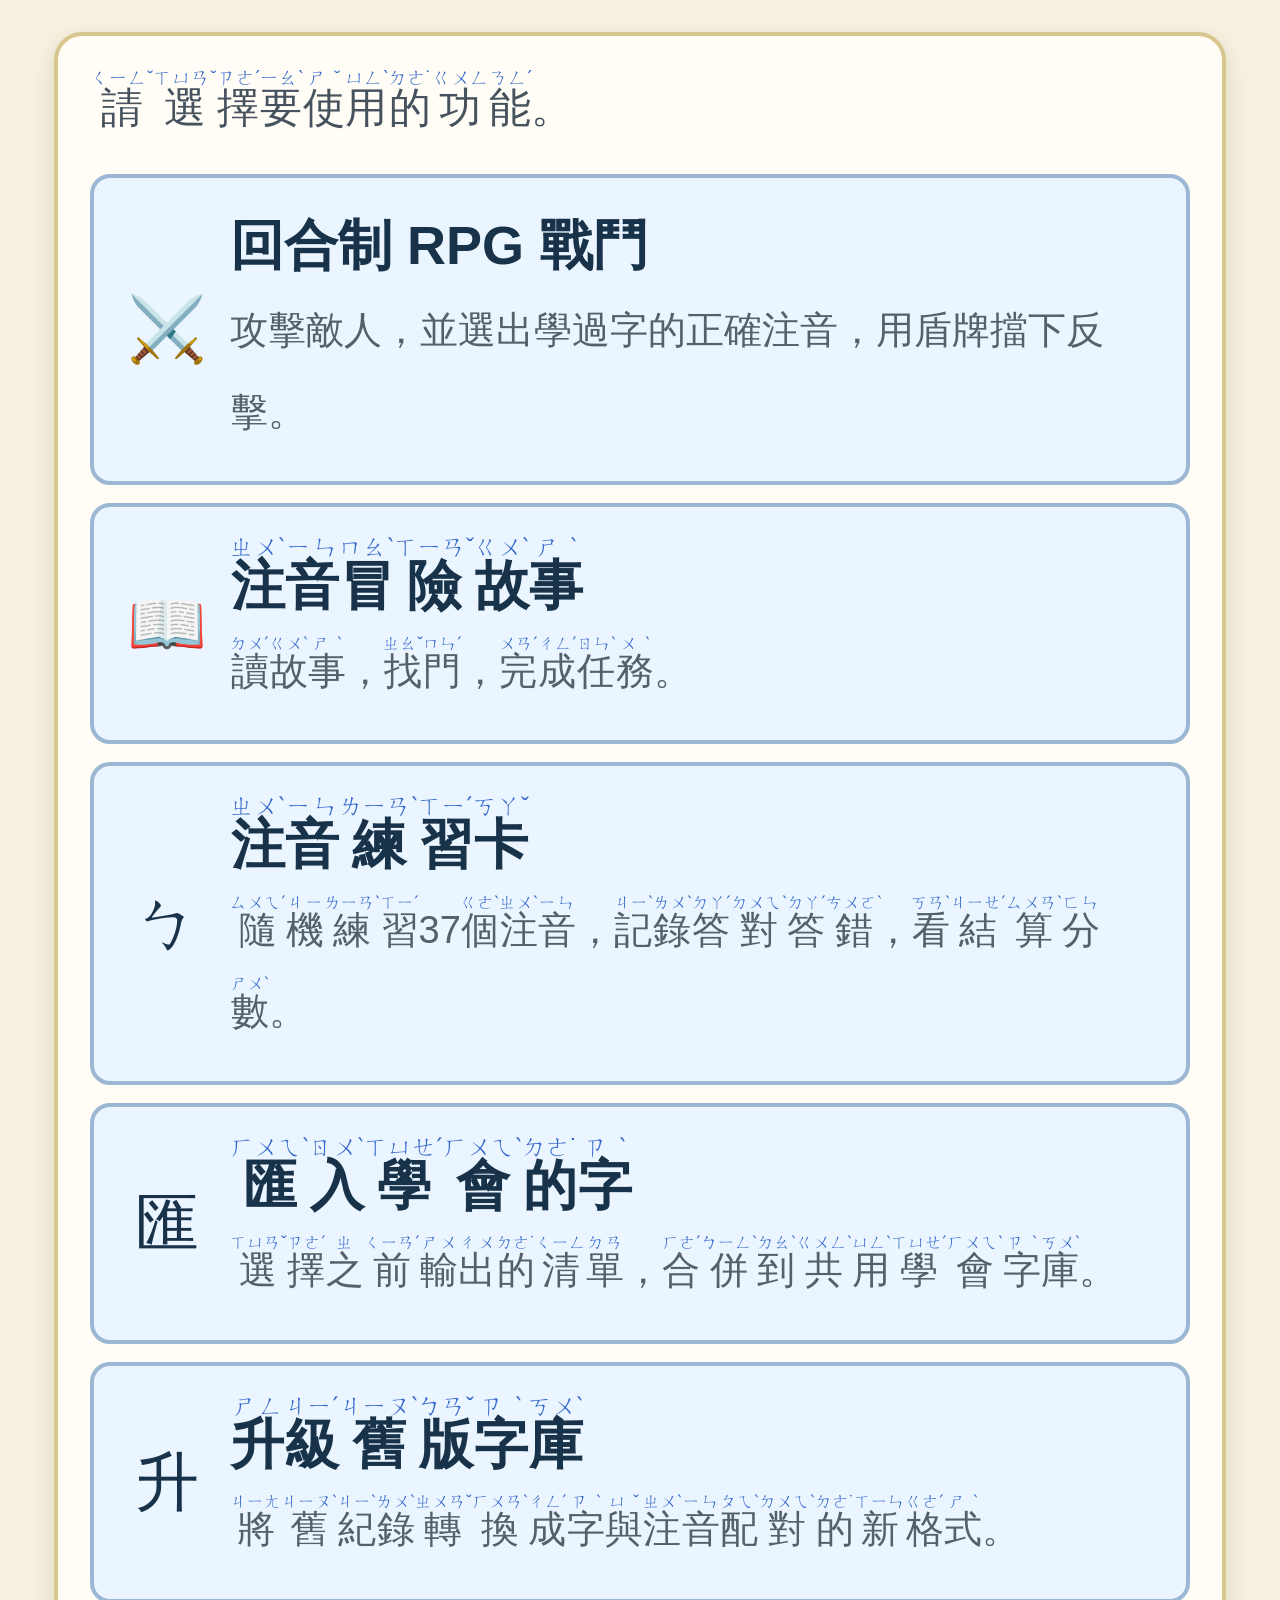
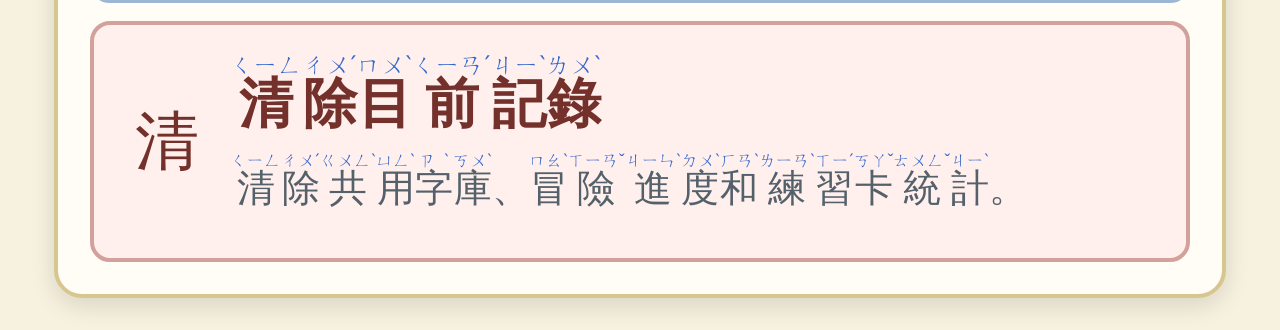
<file: index.html>
<!doctype html>
<html lang="zh-Hant-TW">
<head>
  <meta charset="utf-8">
  <meta name="viewport" content="width=device-width, initial-scale=1">
  <title>兒童學習遊戲</title>
  <link rel="stylesheet" href="style.css">
</head>
<body>
  <main class="page" aria-label="功能選單">
    <section class="home-screen">
      <p class="home-subtitle">
        <ruby>請<rt>ㄑㄧㄥˇ</rt></ruby><ruby>選<rt>ㄒㄩㄢˇ</rt></ruby><ruby>擇<rt>ㄗㄜˊ</rt></ruby><ruby>要<rt>ㄧㄠˋ</rt></ruby><ruby>使<rt>ㄕˇ</rt></ruby><ruby>用<rt>ㄩㄥˋ</rt></ruby><ruby>的<rt>ㄉㄜ˙</rt></ruby><ruby>功<rt>ㄍㄨㄥ</rt></ruby><ruby>能<rt>ㄋㄥˊ</rt></ruby>。
      </p>
      <div class="game-menu">
        <a class="game-entry" href="TurnBasedRPG/index.html">
          <span class="game-entry-icon" aria-hidden="true">⚔️</span>
          <span class="game-entry-copy">
            <strong>回合制 RPG 戰鬥</strong>
            <span class="small">攻擊敵人，並選出學過字的正確注音，用盾牌擋下反擊。</span>
          </span>
        </a>
        <a class="game-entry" href="ZhuyinAdventure/index.html">
          <span class="game-entry-icon" aria-hidden="true">📖</span>
          <span class="game-entry-copy">
            <strong><ruby>注<rt>ㄓㄨˋ</rt></ruby><ruby>音<rt>ㄧㄣ</rt></ruby><ruby>冒<rt>ㄇㄠˋ</rt></ruby><ruby>險<rt>ㄒㄧㄢˇ</rt></ruby><ruby>故<rt>ㄍㄨˋ</rt></ruby><ruby>事<rt>ㄕˋ</rt></ruby></strong>
            <span class="small"><ruby>讀<rt>ㄉㄨˊ</rt></ruby><ruby>故<rt>ㄍㄨˋ</rt></ruby><ruby>事<rt>ㄕˋ</rt></ruby>，<ruby>找<rt>ㄓㄠˇ</rt></ruby><ruby>門<rt>ㄇㄣˊ</rt></ruby>，<ruby>完<rt>ㄨㄢˊ</rt></ruby><ruby>成<rt>ㄔㄥˊ</rt></ruby><ruby>任<rt>ㄖㄣˋ</rt></ruby><ruby>務<rt>ㄨˋ</rt></ruby>。</span>
          </span>
        </a>
        <a class="game-entry" href="ZhuYingFlashCard/index.html">
          <span class="game-entry-icon" aria-hidden="true">ㄅ</span>
          <span class="game-entry-copy">
            <strong><ruby>注<rt>ㄓㄨˋ</rt></ruby><ruby>音<rt>ㄧㄣ</rt></ruby><ruby>練<rt>ㄌㄧㄢˋ</rt></ruby><ruby>習<rt>ㄒㄧˊ</rt></ruby><ruby>卡<rt>ㄎㄚˇ</rt></ruby></strong>
            <span class="small"><ruby>隨<rt>ㄙㄨㄟˊ</rt></ruby><ruby>機<rt>ㄐㄧ</rt></ruby><ruby>練<rt>ㄌㄧㄢˋ</rt></ruby><ruby>習<rt>ㄒㄧˊ</rt></ruby>37<ruby>個<rt>ㄍㄜˋ</rt></ruby><ruby>注<rt>ㄓㄨˋ</rt></ruby><ruby>音<rt>ㄧㄣ</rt></ruby>，<ruby>記<rt>ㄐㄧˋ</rt></ruby><ruby>錄<rt>ㄌㄨˋ</rt></ruby><ruby>答<rt>ㄉㄚˊ</rt></ruby><ruby>對<rt>ㄉㄨㄟˋ</rt></ruby><ruby>答<rt>ㄉㄚˊ</rt></ruby><ruby>錯<rt>ㄘㄨㄛˋ</rt></ruby>，<ruby>看<rt>ㄎㄢˋ</rt></ruby><ruby>結<rt>ㄐㄧㄝˊ</rt></ruby><ruby>算<rt>ㄙㄨㄢˋ</rt></ruby><ruby>分<rt>ㄈㄣ</rt></ruby><ruby>數<rt>ㄕㄨˋ</rt></ruby>。</span>
          </span>
        </a>
        <button class="game-entry" id="import-learned" type="button">
          <span class="game-entry-icon" aria-hidden="true">匯</span>
          <span class="game-entry-copy">
            <strong><ruby>匯<rt>ㄏㄨㄟˋ</rt></ruby><ruby>入<rt>ㄖㄨˋ</rt></ruby><ruby>學<rt>ㄒㄩㄝˊ</rt></ruby><ruby>會<rt>ㄏㄨㄟˋ</rt></ruby><ruby>的<rt>ㄉㄜ˙</rt></ruby><ruby>字<rt>ㄗˋ</rt></ruby></strong>
            <span class="small"><ruby>選<rt>ㄒㄩㄢˇ</rt></ruby><ruby>擇<rt>ㄗㄜˊ</rt></ruby><ruby>之<rt>ㄓ</rt></ruby><ruby>前<rt>ㄑㄧㄢˊ</rt></ruby><ruby>輸<rt>ㄕㄨ</rt></ruby><ruby>出<rt>ㄔㄨ</rt></ruby><ruby>的<rt>ㄉㄜ˙</rt></ruby><ruby>清<rt>ㄑㄧㄥ</rt></ruby><ruby>單<rt>ㄉㄢ</rt></ruby>，<ruby>合<rt>ㄏㄜˊ</rt></ruby><ruby>併<rt>ㄅㄧㄥˋ</rt></ruby><ruby>到<rt>ㄉㄠˋ</rt></ruby><ruby>共<rt>ㄍㄨㄥˋ</rt></ruby><ruby>用<rt>ㄩㄥˋ</rt></ruby><ruby>學<rt>ㄒㄩㄝˊ</rt></ruby><ruby>會<rt>ㄏㄨㄟˋ</rt></ruby><ruby>字<rt>ㄗˋ</rt></ruby><ruby>庫<rt>ㄎㄨˋ</rt></ruby>。</span>
          </span>
        </button>
        <button class="game-entry" id="upgrade-learned" type="button">
          <span class="game-entry-icon" aria-hidden="true">升</span>
          <span class="game-entry-copy">
            <strong><ruby>升<rt>ㄕㄥ</rt></ruby><ruby>級<rt>ㄐㄧˊ</rt></ruby><ruby>舊<rt>ㄐㄧㄡˋ</rt></ruby><ruby>版<rt>ㄅㄢˇ</rt></ruby><ruby>字<rt>ㄗˋ</rt></ruby><ruby>庫<rt>ㄎㄨˋ</rt></ruby></strong>
            <span class="small"><ruby>將<rt>ㄐㄧㄤ</rt></ruby><ruby>舊<rt>ㄐㄧㄡˋ</rt></ruby><ruby>紀<rt>ㄐㄧˋ</rt></ruby><ruby>錄<rt>ㄌㄨˋ</rt></ruby><ruby>轉<rt>ㄓㄨㄢˇ</rt></ruby><ruby>換<rt>ㄏㄨㄢˋ</rt></ruby><ruby>成<rt>ㄔㄥˊ</rt></ruby><ruby>字<rt>ㄗˋ</rt></ruby><ruby>與<rt>ㄩˇ</rt></ruby><ruby>注<rt>ㄓㄨˋ</rt></ruby><ruby>音<rt>ㄧㄣ</rt></ruby><ruby>配<rt>ㄆㄟˋ</rt></ruby><ruby>對<rt>ㄉㄨㄟˋ</rt></ruby><ruby>的<rt>ㄉㄜ˙</rt></ruby><ruby>新<rt>ㄒㄧㄣ</rt></ruby><ruby>格<rt>ㄍㄜˊ</rt></ruby><ruby>式<rt>ㄕˋ</rt></ruby>。</span>
          </span>
        </button>
        <button class="game-entry danger-entry" id="clear-records" type="button">
          <span class="game-entry-icon" aria-hidden="true">清</span>
          <span class="game-entry-copy">
            <strong><ruby>清<rt>ㄑㄧㄥ</rt></ruby><ruby>除<rt>ㄔㄨˊ</rt></ruby><ruby>目<rt>ㄇㄨˋ</rt></ruby><ruby>前<rt>ㄑㄧㄢˊ</rt></ruby><ruby>記<rt>ㄐㄧˋ</rt></ruby><ruby>錄<rt>ㄌㄨˋ</rt></ruby></strong>
            <span class="small"><ruby>清<rt>ㄑㄧㄥ</rt></ruby><ruby>除<rt>ㄔㄨˊ</rt></ruby><ruby>共<rt>ㄍㄨㄥˋ</rt></ruby><ruby>用<rt>ㄩㄥˋ</rt></ruby><ruby>字<rt>ㄗˋ</rt></ruby><ruby>庫<rt>ㄎㄨˋ</rt></ruby>、<ruby>冒<rt>ㄇㄠˋ</rt></ruby><ruby>險<rt>ㄒㄧㄢˇ</rt></ruby><ruby>進<rt>ㄐㄧㄣˋ</rt></ruby><ruby>度<rt>ㄉㄨˋ</rt></ruby><ruby>和<rt>ㄏㄢˋ</rt></ruby><ruby>練<rt>ㄌㄧㄢˋ</rt></ruby><ruby>習<rt>ㄒㄧˊ</rt></ruby><ruby>卡<rt>ㄎㄚˇ</rt></ruby><ruby>統<rt>ㄊㄨㄥˇ</rt></ruby><ruby>計<rt>ㄐㄧˋ</rt></ruby>。</span>
          </span>
        </button>
      </div>
    </section>
  </main>
  <script src="ZhuyinAdventure/zhuyin-map.js"></script>
  <script src="home.js"></script>
</body>
</html>
</file>
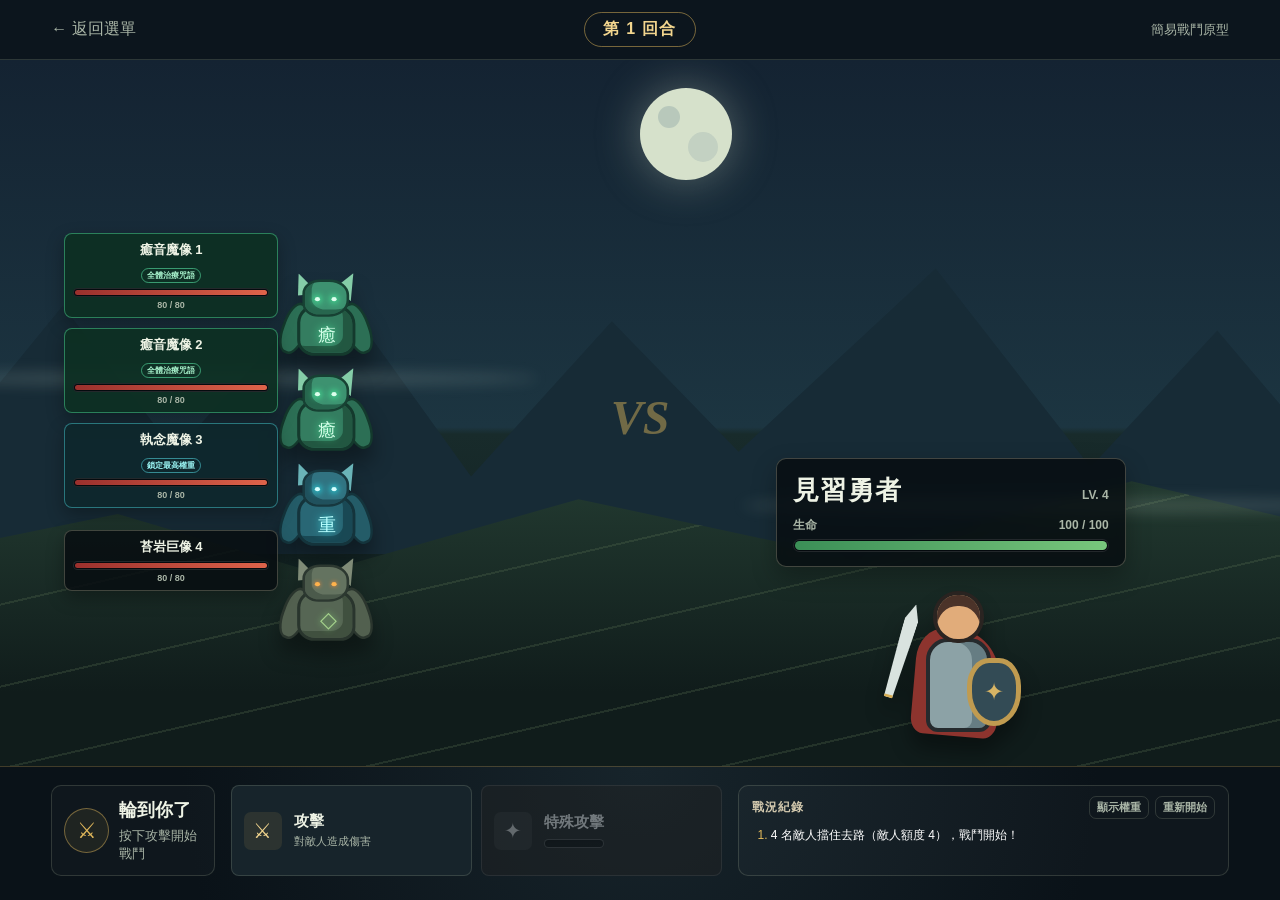
<file: TurnBasedRPG/index.html>
<!doctype html>
<html lang="zh-Hant-TW">
<head>
  <meta charset="utf-8">
  <meta name="viewport" content="width=device-width, initial-scale=1">
  <meta name="theme-color" content="#101923">
  <title>餘燼試煉｜回合制 RPG 原型</title>
  <link rel="stylesheet" href="style.css">
</head>
<body>
  <div class="game-debug-layout weight-debug-hidden">
    <main class="game-shell">
    <header class="topbar">
      <a class="back-link" href="../index.html" aria-label="回到遊戲選單">← 返回選單</a>
      <div class="round-pill" aria-live="polite">第 <span id="round-number">1</span> 回合</div>
      <span class="prototype-label">簡易戰鬥原型</span>
    </header>

    <section class="battlefield" aria-label="戰鬥場景">
      <div class="moon" aria-hidden="true"></div>
      <div class="mountains" aria-hidden="true"></div>
      <div class="mist mist-one" aria-hidden="true"></div>
      <div class="mist mist-two" aria-hidden="true"></div>

      <article class="fighter enemy-side" id="enemy-fighter">
        <div class="enemy-party" id="enemy-party" aria-label="敵人隊伍"></div>
      </article>

      <div class="versus-mark" aria-hidden="true">VS</div>

      <article class="fighter hero-side" id="hero-fighter">
        <div class="hero sprite" aria-label="見習勇者">
          <div class="hero-head"></div><div class="hero-cape"></div><div class="hero-body"></div>
          <div class="sword"><span></span></div><div class="shield">✦</div>
        </div>
        <div class="status-card hero-card">
          <div class="name-row">
            <h1>見習勇者</h1>
            <span class="level">LV. 4</span>
          </div>
          <div class="bar-label"><span>生命</span><span id="player-hp-text">100 / 100</span></div>
          <div class="meter"><div class="meter-fill player-hp" id="player-hp-bar"></div></div>
        </div>
      </article>

      <section class="defense-challenge" id="defense-challenge" aria-labelledby="challenge-title" hidden>
        <div class="challenge-card">
          <p class="challenge-kicker" id="challenge-source">已學會的字</p>
          <h2 id="challenge-title">選出正確的注音，擋下攻擊！</h2>
          <div class="challenge-word" id="challenge-word" aria-label="題目"></div>
          <p class="challenge-pronunciation" id="challenge-pronunciation" hidden></p>
          <div class="challenge-timer" id="challenge-timer" aria-live="polite" hidden>
            <div class="timer-label"><span id="timer-label-text">限時防禦</span><strong><span id="timer-value">10</span> 秒</strong></div>
            <div class="timer-track"><div class="timer-fill" id="timer-fill"></div></div>
          </div>
          <div class="shield-options" id="shield-options" role="group" aria-label="選擇正確的注音"></div>
          <p class="challenge-feedback" id="challenge-feedback" aria-live="assertive">選擇一面盾牌</p>
          <button class="spell-confirm" id="spell-confirm" type="button" disabled hidden>確認組合</button>
          <button class="correction-confirm" id="correction-confirm" type="button" hidden>我知道了，繼續</button>
        </div>
      </section>
    </section>

    <section class="control-panel" aria-label="戰鬥指令">
      <div class="turn-message" id="turn-message" aria-live="assertive">
        <span class="message-icon">⚔</span>
        <p><strong>輪到你了</strong><span>按下攻擊開始戰鬥</span></p>
      </div>
      <div class="actions" id="actions">
        <button class="action-button attack" data-action="attack" type="button">
          <span class="action-icon">⚔</span><span><strong>攻擊</strong><small>對敵人造成傷害</small></span>
        </button>
        <button class="action-button special-attack-button" data-action="special" type="button" disabled>
          <span class="action-icon">✦</span><span><strong>特殊攻擊</strong><span class="special-charge-track" aria-hidden="true"><span class="special-charge-fill" id="special-charge-fill"></span></span><small class="visually-hidden" id="special-charge-text">特殊攻擊充能 0 / 10</small></span>
        </button>
      </div>
      <div class="battle-log-wrap">
        <div class="log-title">
          <span>戰況紀錄</span>
          <div class="log-controls">
            <button class="log-control-button" id="weight-debug-toggle" type="button" aria-pressed="false">顯示權重</button>
            <button class="log-control-button" id="restart-small" type="button">重新開始</button>
          </div>
        </div>
        <ol class="battle-log" id="battle-log" aria-live="polite"></ol>
      </div>
    </section>
    </main>

    <aside class="weight-debug-panel" aria-labelledby="weight-debug-title" hidden>
      <header class="weight-debug-header">
        <div>
          <p>暫時監看</p>
          <h2 id="weight-debug-title">已學字權重</h2>
        </div>
        <span id="weight-debug-summary">載入中…</span>
      </header>
      <p class="weight-debug-note">機率為一般加權模式的基準值，不含上一題排除規則。</p>
      <div class="weight-debug-columns" aria-hidden="true"><span>字／注音</span><span>權重</span><span>機率</span></div>
      <ol class="weight-debug-list" id="weight-debug-list"></ol>
    </aside>
  </div>

  <div class="result-overlay" id="result-overlay" hidden>
    <section class="result-card" role="dialog" aria-modal="true" aria-labelledby="result-title">
      <div class="result-emblem" id="result-emblem">✦</div>
      <p class="eyebrow" id="result-eyebrow">試煉完成</p>
      <h2 id="result-title">勝利！</h2>
      <p id="result-copy">你擊倒了苔岩巨像。</p>
      <div class="result-stats"><span>經過回合 <b id="result-rounds">0</b></span><span>剩餘生命 <b id="result-hp">0</b></span></div>
      <button class="restart-button" id="restart-button" type="button">再次挑戰</button>
    </section>
  </div>

  <script src="../ZhuyinAdventure/zhuyin-map.js"></script>
  <script src="game.js"></script>
</body>
</html>
</file>
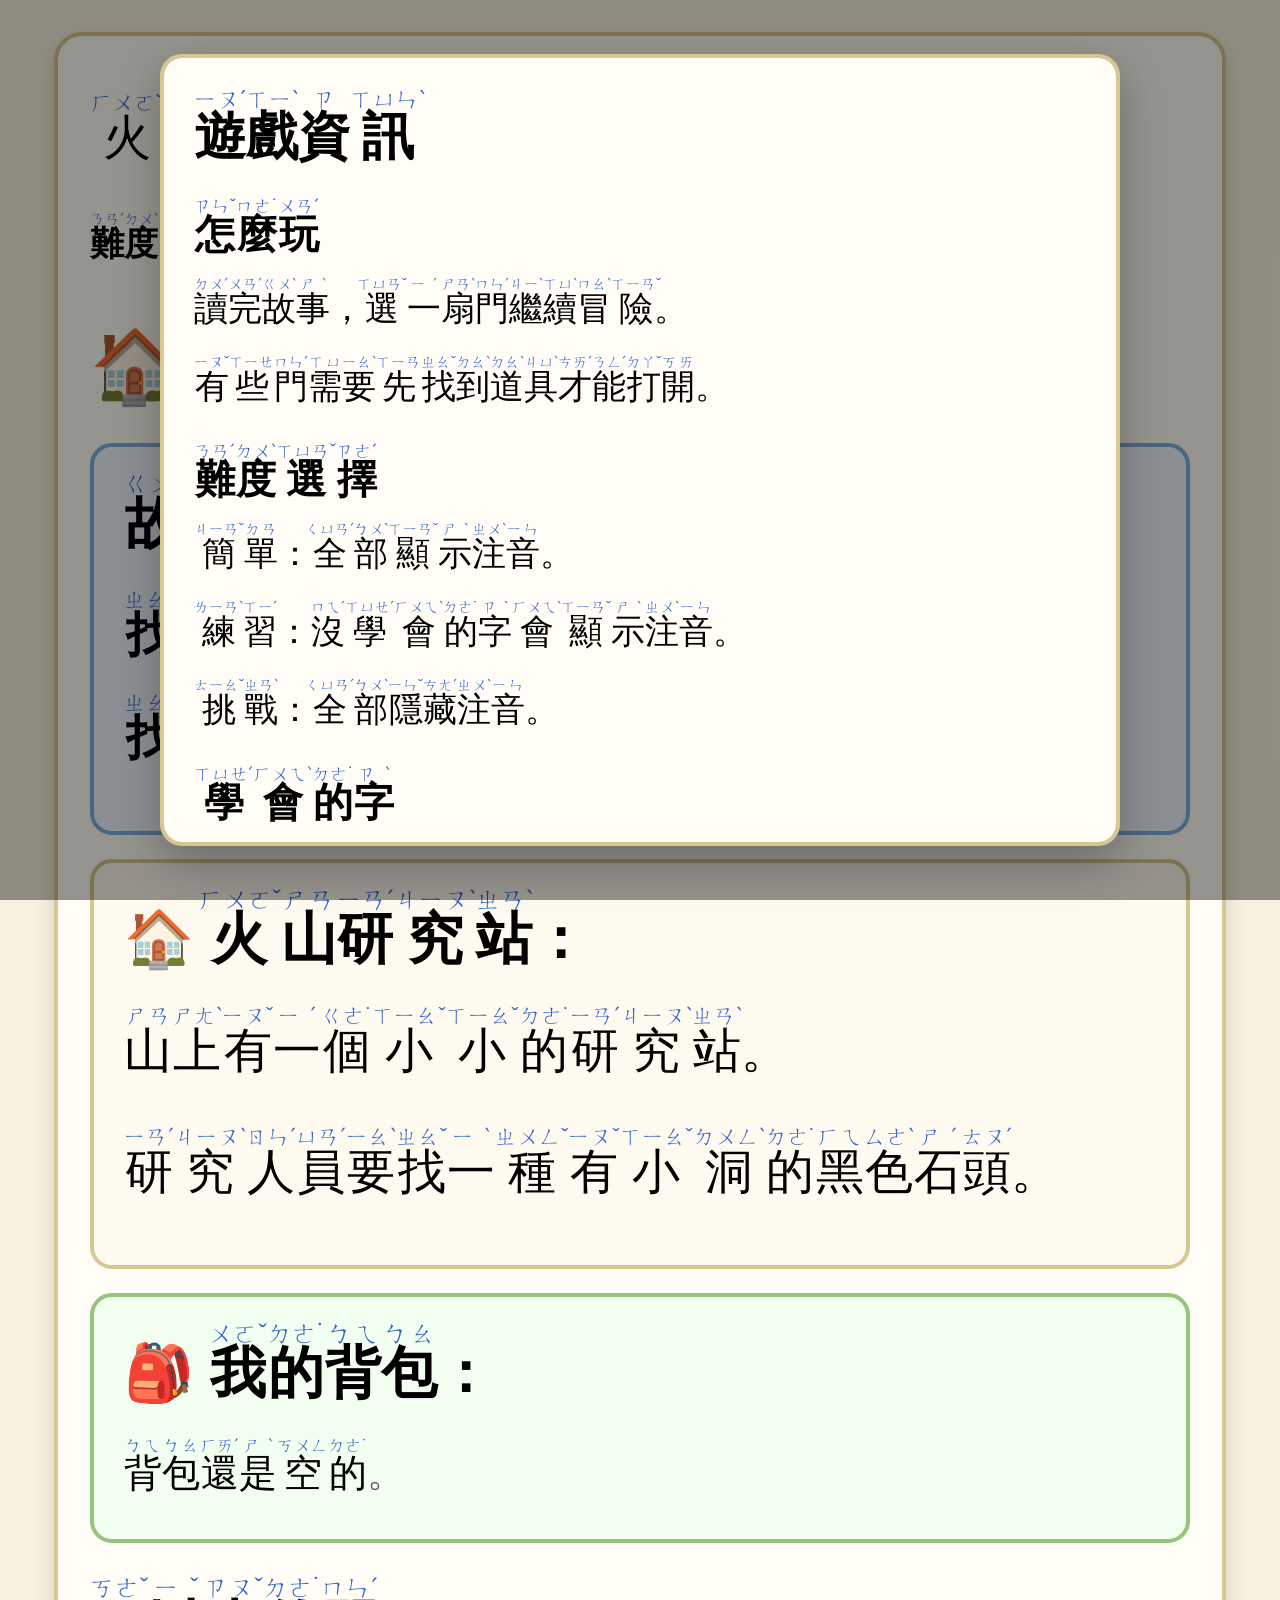
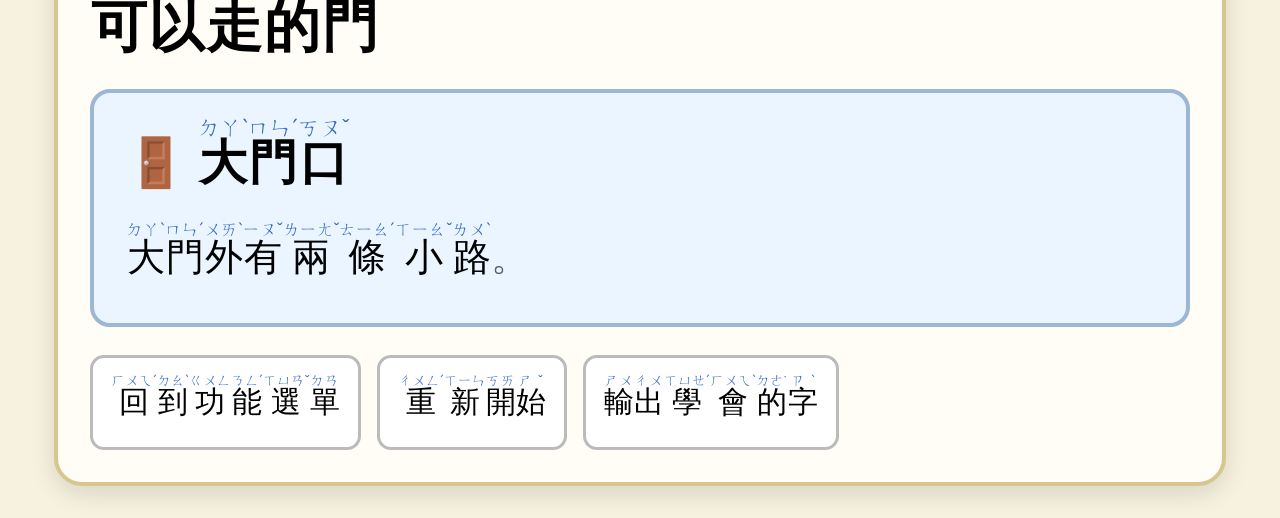
<file: ZhuyinAdventure/index.html>
<!doctype html>
<html lang="zh-Hant-TW">
<head>
  <meta charset="utf-8">
  <meta name="viewport" content="width=device-width, initial-scale=1">
  <title>兒童注音冒險故事</title>
  <link rel="stylesheet" href="style.css">
</head>
<body>
  <main id="app" class="page" aria-live="polite"></main>
  <script src="story.js"></script>
  <script src="game-info.js"></script>
  <script src="engine.js"></script>
</body>
</html>
</file>
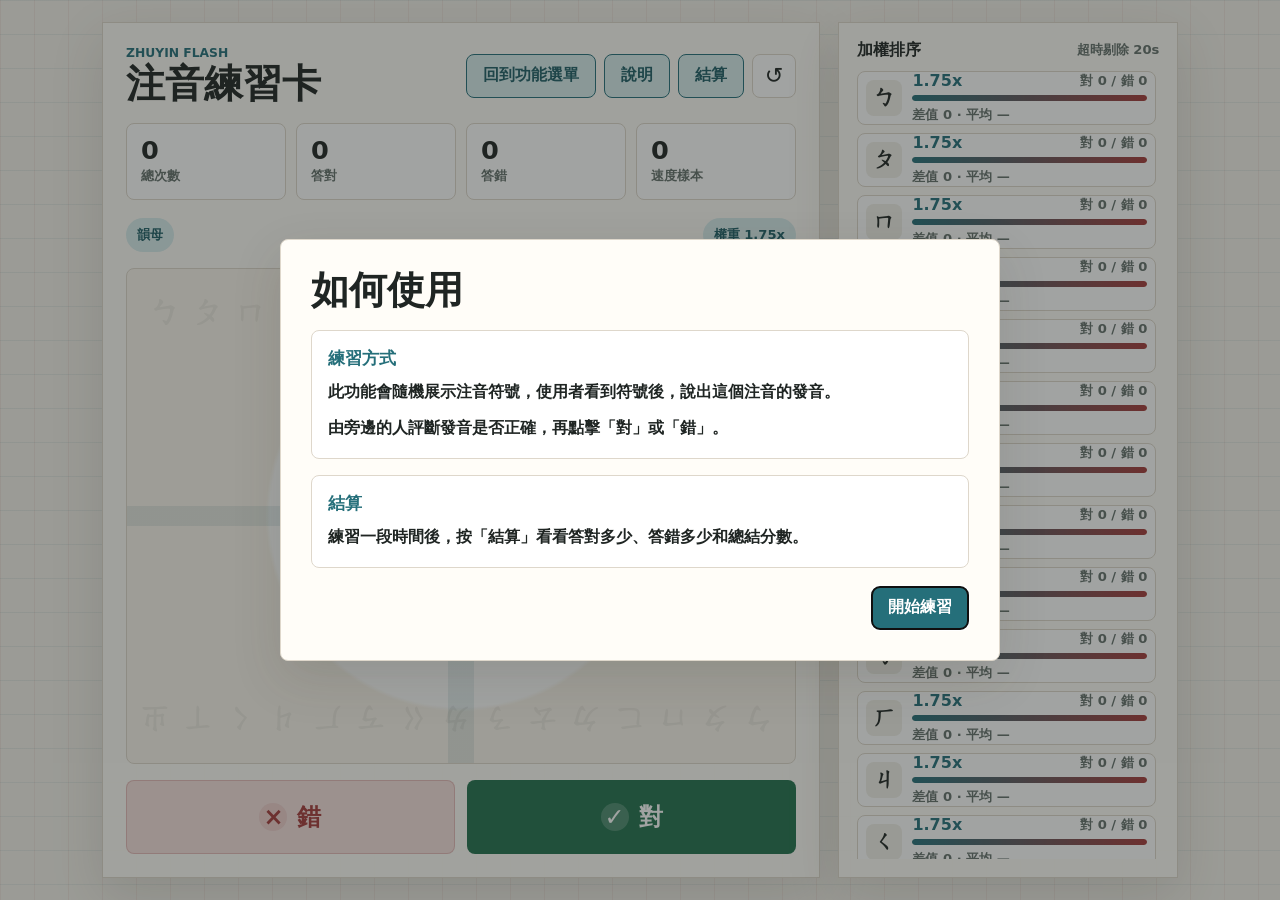
<file: ZhuYingFlashCard/index.html>
<!doctype html>
<html lang="zh-Hant">
  <head>
    <meta charset="utf-8">
    <meta name="viewport" content="width=device-width, initial-scale=1">
    <title>注音練習卡</title>
    <link rel="stylesheet" href="styles.css">
  </head>
  <body>
    <main class="app-shell">
      <section class="practice-panel" aria-label="注音練習">
        <header class="topbar">
          <div>
            <p class="eyebrow">Zhuyin Flash</p>
            <h1>注音練習卡</h1>
          </div>
          <div class="top-actions">
            <a class="settle-button" href="../index.html">回到功能選單</a>
            <button class="settle-button" id="infoButton" type="button">說明</button>
            <a class="settle-button" href="summary.html">結算</a>
            <button class="icon-button" id="resetButton" type="button" aria-label="重設統計" title="重設統計">
              <span aria-hidden="true">↺</span>
            </button>
          </div>
        </header>

        <div class="summary-grid" aria-label="練習統計">
          <div class="summary-item">
            <span class="summary-value" id="totalAttempts">0</span>
            <span class="summary-label">總次數</span>
          </div>
          <div class="summary-item">
            <span class="summary-value" id="correctTotal">0</span>
            <span class="summary-label">答對</span>
          </div>
          <div class="summary-item">
            <span class="summary-value" id="wrongTotal">0</span>
            <span class="summary-label">答錯</span>
          </div>
          <div class="summary-item">
            <span class="summary-value" id="validTimeCount">0</span>
            <span class="summary-label">速度樣本</span>
          </div>
        </div>

        <section class="card-area" aria-live="polite">
          <div class="card-meta">
            <span id="symbolGroup">注音</span>
            <span id="symbolWeight">權重 1.00x</span>
          </div>
          <div class="symbol-card">
            <span id="currentSymbol" class="current-symbol">ㄅ</span>
          </div>
          <div class="answer-buttons">
            <button class="answer-button wrong" id="wrongButton" type="button">
              <span aria-hidden="true">×</span>
              錯
            </button>
            <button class="answer-button correct" id="correctButton" type="button">
              <span aria-hidden="true">✓</span>
              對
            </button>
          </div>
        </section>
      </section>

      <aside class="insight-panel" aria-label="注音熟悉度">
        <div class="panel-heading">
          <h2>加權排序</h2>
          <span id="idleNote">超時剔除 20s</span>
        </div>
        <div id="symbolList" class="symbol-list"></div>
      </aside>
    </main>

    <script src="app.js"></script>
  </body>
</html>
</file>
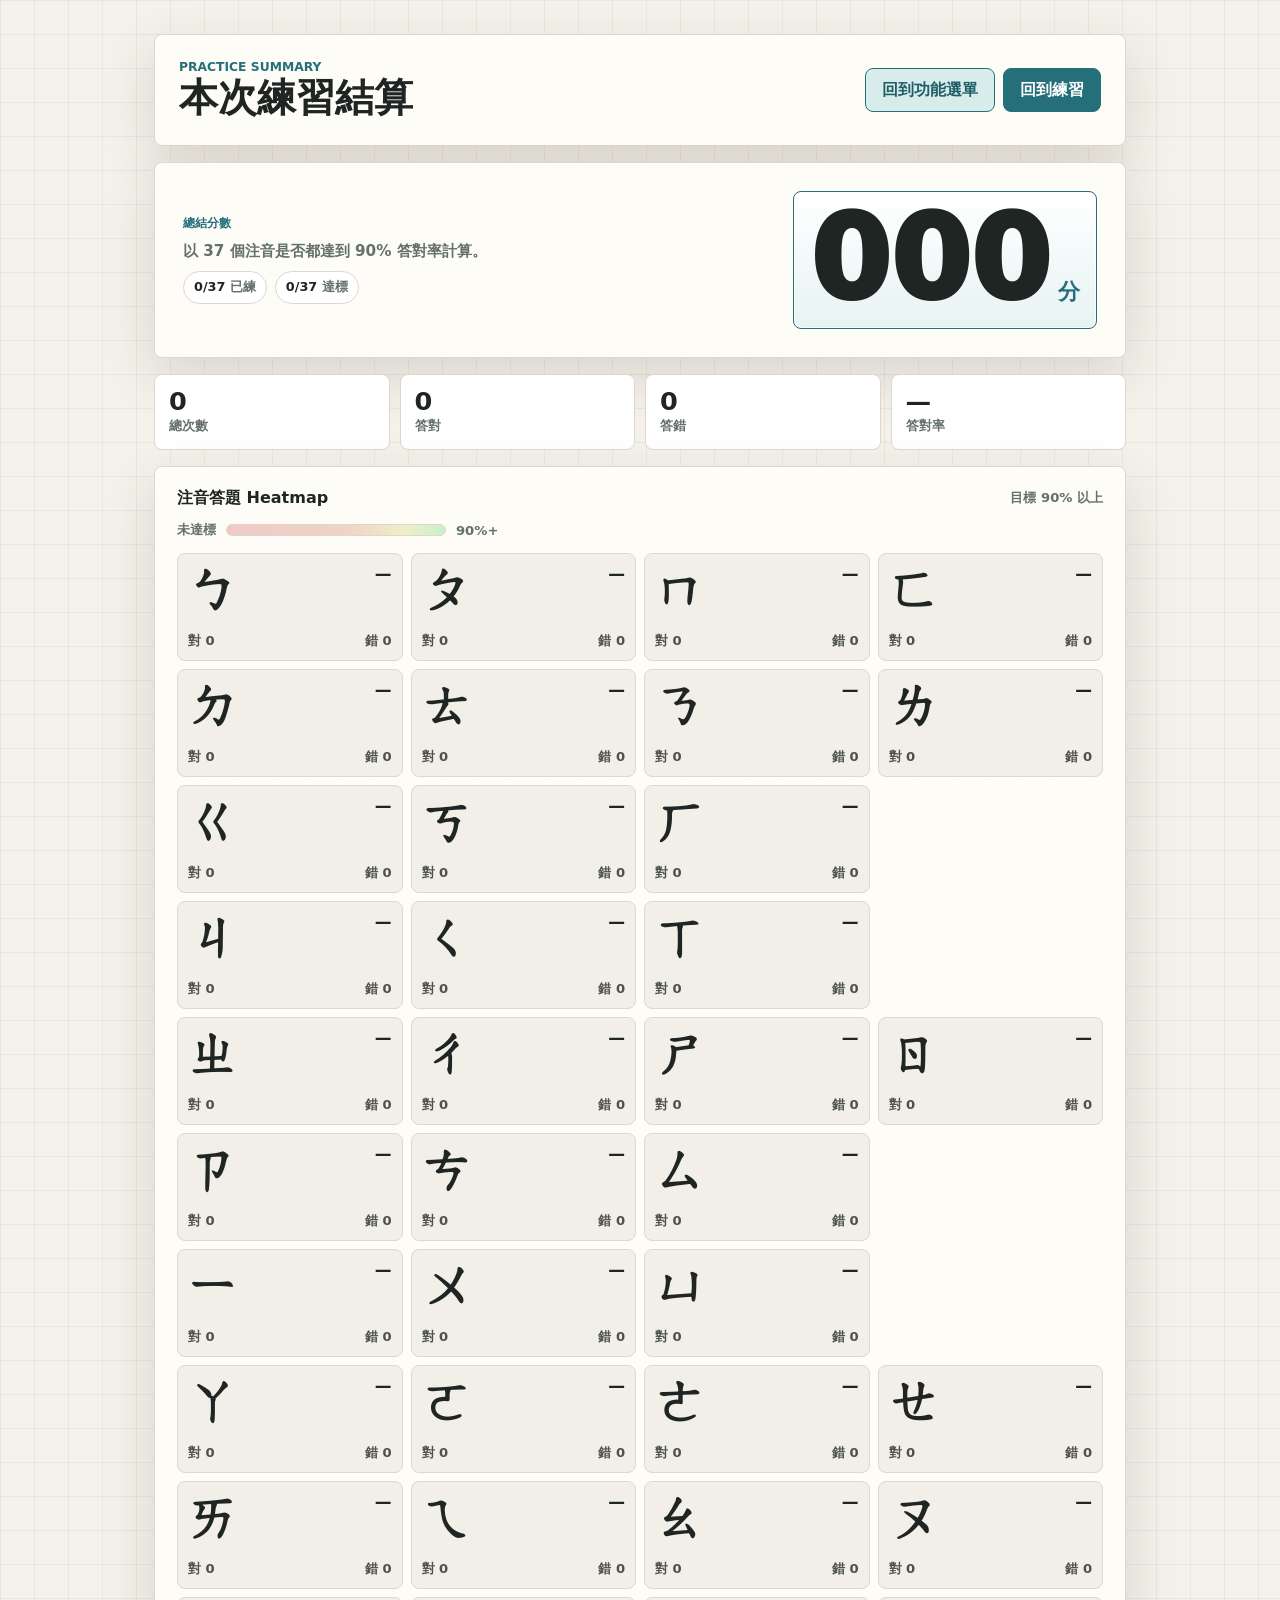
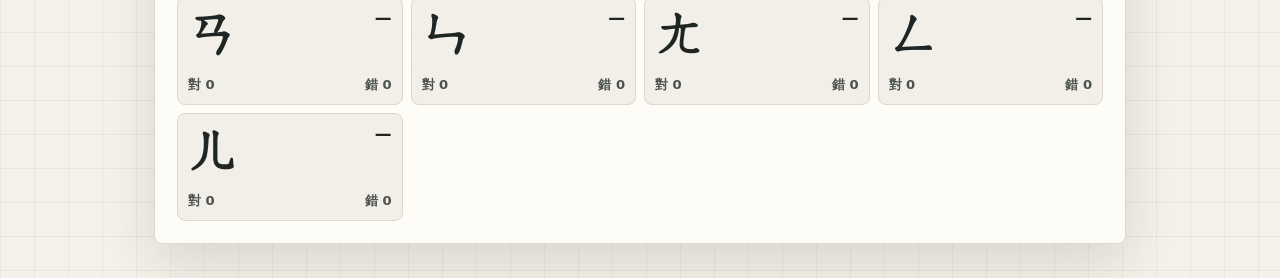
<file: ZhuYingFlashCard/summary.html>
<!doctype html>
<html lang="zh-Hant">
  <head>
    <meta charset="utf-8">
    <meta name="viewport" content="width=device-width, initial-scale=1">
    <title>注音練習結算</title>
    <link rel="stylesheet" href="styles.css">
  </head>
  <body class="summary-page">
    <main class="summary-shell">
      <header class="summary-hero">
        <div>
          <p class="eyebrow">Practice Summary</p>
          <h1>本次練習結算</h1>
        </div>
        <div class="top-actions">
          <a class="settle-button" href="../index.html">回到功能選單</a>
          <button class="settle-button primary" id="restartButton" type="button">回到練習</button>
        </div>
      </header>

      <section class="score-panel" aria-label="本次練習分數">
        <div class="score-copy">
          <span class="score-kicker">總結分數</span>
          <p>以 37 個注音是否都達到 90% 答對率計算。</p>
          <div class="score-metrics">
            <span><strong id="scorePracticed">0/37</strong> 已練</span>
            <span><strong id="scoreMastered">0/37</strong> 達標</span>
          </div>
        </div>
        <div class="score-display" id="scoreDisplay" aria-live="polite">
          <span class="score-number" id="scoreValue">000</span>
          <span class="score-unit">分</span>
        </div>
      </section>

      <section class="summary-grid session-summary" aria-label="本次練習總覽">
        <div class="summary-item">
          <span class="summary-value" id="summaryTotal">0</span>
          <span class="summary-label">總次數</span>
        </div>
        <div class="summary-item">
          <span class="summary-value" id="summaryCorrect">0</span>
          <span class="summary-label">答對</span>
        </div>
        <div class="summary-item">
          <span class="summary-value" id="summaryWrong">0</span>
          <span class="summary-label">答錯</span>
        </div>
        <div class="summary-item">
          <span class="summary-value" id="summaryAccuracy">—</span>
          <span class="summary-label">答對率</span>
        </div>
      </section>

      <section class="heatmap-panel" aria-label="每個注音統計">
        <div class="panel-heading">
          <h2>注音答題 Heatmap</h2>
          <span>目標 90% 以上</span>
        </div>
        <div class="heatmap-legend" aria-hidden="true">
          <span>未達標</span>
          <span class="legend-bar"></span>
          <span>90%+</span>
        </div>
        <div id="heatmapGrid" class="heatmap-grid"></div>
      </section>
    </main>

    <script src="summary.js"></script>
  </body>
</html>
</file>
<file: style.css>
:root {
  --bg: #f7f2df;
  --paper: #fffdf5;
  --border: #d8c690;
  --text: #000;
  --entry-bg: #eaf5ff;
  --entry-border: #9bb7d4;
  --rt: #3366cc;
}

html,
body {
  margin: 0;
  padding: 0;
  min-height: 100%;
}

body {
  box-sizing: border-box;
  padding: 32px;
  background: var(--bg);
  color: var(--text);
  font-family: "Noto Sans TC", "Microsoft JhengHei", "PingFang TC", sans-serif;
  font-size: 48px;
  line-height: 2.15;
}

.page {
  max-width: 1100px;
  margin: 0 auto;
  padding: 32px;
  border: 4px solid var(--border);
  border-radius: 28px;
  background: var(--paper);
  box-shadow: 0 8px 24px rgba(0, 0, 0, .12);
}

ruby {
  ruby-position: over;
}

rt {
  color: var(--rt);
  font-size: .45em;
  font-weight: 500;
  line-height: 1;
}

.home-screen {
  min-height: min(760px, calc(100vh - 140px));
  display: flex;
  flex-direction: column;
  justify-content: center;
}

.home-subtitle {
  margin: 0 0 28px;
  color: #46535f;
  font-size: 42px;
  line-height: 1.8;
}

.game-menu {
  display: grid;
  gap: 18px;
}

.game-entry {
  box-sizing: border-box;
  display: flex;
  align-items: center;
  width: 100%;
  gap: 22px;
  padding: 28px 32px;
  border: 4px solid var(--entry-border);
  border-radius: 20px;
  background: var(--entry-bg);
  color: #18324a;
  font: inherit;
  text-decoration: none;
  text-align: left;
  cursor: pointer;
}

.game-entry:hover,
.game-entry:focus {
  outline: 6px solid rgba(60, 120, 180, .25);
}

.danger-entry {
  border-color: #d2a19c;
  background: #fff0ed;
  color: #74302b;
}

.danger-entry:hover,
.danger-entry:focus {
  outline-color: rgba(165, 58, 58, .22);
}

.game-entry-icon {
  flex: 0 0 82px;
  font-size: 64px;
  line-height: 1;
  text-align: center;
}

.game-entry-copy {
  min-width: 0;
  display: grid;
  gap: 6px;
}

.game-entry-copy strong {
  font-size: 54px;
  line-height: 1.45;
}

.small {
  color: #54606a;
  font-size: 38px;
  overflow-wrap: anywhere;
}

@media (max-width: 700px) {
  body {
    padding: 14px;
    font-size: 34px;
  }

  .page {
    padding: 20px;
    border-radius: 20px;
  }

  .home-screen {
    min-height: calc(100vh - 84px);
  }

  .home-subtitle {
    font-size: 30px;
  }

  .game-entry {
    align-items: flex-start;
    gap: 14px;
    padding: 20px;
  }

  .game-entry-icon {
    flex-basis: 48px;
    font-size: 40px;
  }

  .game-entry-copy strong {
    font-size: 36px;
  }

  .small {
    font-size: 28px;
  }
}
</file>
<file: TurnBasedRPG/style.css>
:root {
  color-scheme: dark;
  --ink: #eef3e5;
  --muted: #aab6a7;
  --panel: rgba(13, 22, 29, .94);
  --line: rgba(219, 226, 193, .16);
  --gold: #e1b85b;
  --red: #d95745;
  --blue: #4e9bd5;
  --green: #65b979;
}

* { box-sizing: border-box; }
.visually-hidden { position: absolute !important; overflow: hidden !important; width: 1px !important; height: 1px !important; padding: 0 !important; border: 0 !important; margin: -1px !important; clip: rect(0 0 0 0) !important; white-space: nowrap !important; }

body {
  margin: 0;
  min-height: 100vh;
  color: var(--ink);
  background: #0a1118;
  font-family: "Noto Sans TC", "PingFang TC", "Microsoft JhengHei", sans-serif;
}

.game-debug-layout { display: grid; grid-template-columns: minmax(0, 1fr) 320px; min-height: 100vh; }
.game-debug-layout.weight-debug-hidden { grid-template-columns: minmax(0, 1fr); }
.weight-debug-panel { position: sticky; top: 0; z-index: 12; display: flex; flex-direction: column; height: 100vh; min-width: 0; padding: 17px 14px 14px; border-left: 1px solid rgba(225,184,91,.26); background: linear-gradient(180deg, #101d25, #091218); box-shadow: -12px 0 28px rgba(0,0,0,.28); }
.weight-debug-panel[hidden], .weight-debug-hidden .weight-debug-log { display: none; }
.weight-debug-header { display: flex; align-items: flex-start; justify-content: space-between; gap: 10px; padding-bottom: 10px; border-bottom: 1px solid var(--line); }
.weight-debug-header p { margin: 0 0 3px; color: var(--gold); font-size: 10px; font-weight: 900; letter-spacing: .18em; }
.weight-debug-header h2 { margin: 0; font: 800 20px/1.2 Georgia, "Noto Serif TC", serif; }
.weight-debug-header > span { padding: 5px 7px; border: 1px solid var(--line); border-radius: 999px; color: var(--muted); font-size: 10px; white-space: nowrap; }
.weight-debug-note { margin: 9px 0; color: var(--muted); font-size: 10px; line-height: 1.5; }
.weight-debug-columns, .weight-debug-row { display: grid; grid-template-columns: minmax(0, 1fr) 57px 58px; align-items: center; gap: 7px; }
.weight-debug-columns { padding: 6px 8px; color: #778b90; font-size: 9px; font-weight: 900; text-align: right; }
.weight-debug-columns span:first-child { text-align: left; }
.weight-debug-list { overflow-y: auto; min-height: 0; margin: 0; padding: 0 4px 0 0; list-style: none; scrollbar-color: #45545b transparent; }
.weight-debug-row { margin-bottom: 5px; padding: 7px 8px; border: 1px solid rgba(255,255,255,.06); border-radius: 7px; background: rgba(255,255,255,.025); font-size: 11px; text-align: right; }
.weight-debug-row.highest { border-color: rgba(225,184,91,.45); background: rgba(225,184,91,.075); }
.weight-debug-row.unavailable { opacity: .48; }
.weight-debug-word { display: flex; align-items: baseline; gap: 7px; min-width: 0; text-align: left; }
.weight-debug-word strong { flex: 0 0 auto; color: #fff4ce; font: 900 21px/1 "Noto Serif TC", "PMingLiU", serif; }
.weight-debug-word small { overflow: hidden; color: var(--muted); font-size: 10px; text-overflow: ellipsis; white-space: nowrap; }
.weight-debug-row b { color: #f0cf7d; font-size: 11px; }
.weight-debug-empty { padding: 24px 8px; color: var(--muted); text-align: center; font-size: 12px; }

button, a { font: inherit; }
button { color: inherit; }

.game-shell { min-height: 100vh; display: grid; grid-template-rows: auto minmax(390px, 1fr) auto; }

.topbar {
  z-index: 10;
  display: grid;
  grid-template-columns: 1fr auto 1fr;
  align-items: center;
  padding: 12px clamp(16px, 4vw, 52px);
  border-bottom: 1px solid var(--line);
  background: #0c151d;
}

.back-link { color: var(--muted); text-decoration: none; justify-self: start; }
.back-link:hover, .back-link:focus-visible { color: white; }
.round-pill { padding: 6px 18px; border: 1px solid rgba(225,184,91,.5); border-radius: 999px; color: #f2d58e; font-weight: 800; letter-spacing: .08em; }
.prototype-label { justify-self: end; color: var(--muted); font-size: 13px; }
.log-control-button { padding: 7px 12px; border: 1px solid var(--line); border-radius: 7px; color: var(--muted); background: transparent; cursor: pointer; }
.log-control-button:hover, .log-control-button:focus-visible { border-color: rgba(225,184,91,.55); color: #fff; outline: none; }

.battlefield {
  position: relative;
  overflow: hidden;
  display: grid;
  grid-template-columns: minmax(0, 1fr) auto minmax(0, 1fr);
  align-items: end;
  min-height: 390px;
  padding: 32px clamp(18px, 5vw, 80px) 22px;
  background: linear-gradient(#142332 0%, #1c3541 52%, #182b2b 53%, #0b1818 100%);
  isolation: isolate;
}

.battlefield::before {
  content: ""; position: absolute; z-index: -2; inset: auto -10% 0; height: 42%;
  background: repeating-linear-gradient(167deg, rgba(95,119,86,.25) 0 2px, transparent 2px 80px), linear-gradient(#233b31, #101c1b 75%);
  clip-path: polygon(0 32%, 16% 15%, 29% 35%, 46% 10%, 64% 30%, 82% 4%, 100% 26%, 100% 100%, 0 100%);
}

.moon { position: absolute; z-index: -3; top: 28px; left: 50%; width: 92px; height: 92px; border-radius: 50%; background: #d6e1cb; box-shadow: 0 0 45px rgba(214,225,203,.35); }
.moon::after { content: ""; position: absolute; width: 22px; height: 22px; top: 18px; left: 18px; border-radius: 50%; background: #b8c8bb; box-shadow: 34px 30px 0 4px #c3d1c2; }
.mountains { position: absolute; z-index: -4; inset: 26% -5% auto; height: 44%; background: #172b36; clip-path: polygon(0 70%, 9% 20%, 17% 67%, 28% 12%, 38% 75%, 48% 25%, 57% 67%, 71% 8%, 82% 72%, 91% 28%, 100% 76%, 100% 100%, 0 100%); }
.mist { position: absolute; z-index: -1; width: 50%; height: 15px; border-radius: 50%; background: rgba(209,226,214,.17); filter: blur(7px); animation: drift 9s ease-in-out infinite alternate; }
.mist-one { top: 44%; left: -8%; }.mist-two { top: 62%; right: -8%; animation-delay: -3s; }
@keyframes drift { to { transform: translateX(35%); } }

.fighter { display: flex; flex-direction: column; align-items: center; gap: 12px; min-width: 0; }
.hero-side { flex-direction: column-reverse; }
.status-card { position: relative; z-index: 3; width: min(100%, 350px); padding: 14px 16px; border: 1px solid rgba(226,221,187,.26); border-radius: 10px; background: rgba(7,13,17,.82); box-shadow: 0 10px 25px rgba(0,0,0,.28); backdrop-filter: blur(5px); }
.name-row, .bar-label { display: flex; justify-content: space-between; align-items: baseline; gap: 12px; }
.name-row h1 { margin: 0 0 9px; font-family: Georgia, "Noto Serif TC", serif; font-size: clamp(19px, 2vw, 27px); letter-spacing: .06em; }
.level, .bar-label { color: var(--muted); font-size: 12px; font-weight: 700; }
.bar-label { margin-bottom: 5px; }
.mana-label { margin-top: 9px; }
.meter { overflow: hidden; height: 13px; padding: 2px; border-radius: 999px; background: #050a0e; box-shadow: inset 0 0 0 1px rgba(255,255,255,.12); }
.meter.slim { height: 9px; }
.meter-fill { width: 100%; height: 100%; border-radius: inherit; transition: width .45s ease; }
.enemy-hp { background: linear-gradient(90deg, #9b302d, #df634a); }.player-hp { background: linear-gradient(90deg, #3b8f57, #78c77c); }.player-mp { background: linear-gradient(90deg, #376ca8, #61b8e5); }
.effect-list { min-height: 20px; margin-top: 7px; color: #ffbd70; font-size: 12px; font-weight: 800; }

.enemy-side { width: 100%; align-self: stretch; justify-content: center; }
.enemy-party { display: flex; flex-direction: column; align-items: flex-start; justify-content: center; width: 100%; gap: 3px; }
.enemy-unit {
  position: relative;
  display: grid;
  grid-template-columns: minmax(105px, 1fr) 96px;
  grid-template-areas: "name monster";
  align-items: center;
  width: min(100%, 310px);
  min-height: 92px;
  transition: opacity .3s ease, filter .3s ease;
}
.enemy-unit.defeated { opacity: .28; filter: grayscale(1); }
.enemy-target { position: absolute; z-index: 15; inset: 0; width: 100%; padding: 0; border: 2px solid transparent; border-radius: 8px; background: transparent; cursor: pointer; }
.enemy-target span { position: absolute; top: 2px; right: 4px; color: #ffe184; font-size: 22px; line-height: 1; opacity: 0; }
.enemy-target:disabled { cursor: default; }
.choosing-target .enemy-target:not(:disabled) { border-color: rgba(255, 225, 132, .4); }
.enemy-target:not(:disabled):hover { border-color: rgba(255, 225, 132, .55); background: rgba(255, 225, 132, .05); }
.enemy-target:focus-visible { outline: 3px solid #8edcff; outline-offset: 2px; }
.selected-target .enemy-target { border-color: #ffe184; box-shadow: 0 0 12px rgba(255, 225, 132, .25); }
.selected-target .enemy-target span { opacity: 1; }
.enemy-nameplate { z-index: 4; grid-area: name; width: 100%; padding: 7px 8px; border: 1px solid rgba(226,221,187,.26); border-radius: 8px; background: rgba(7,13,17,.86); box-shadow: 0 7px 18px rgba(0,0,0,.3); text-align: center; }
.enemy-nameplate strong { display: block; overflow: hidden; margin-bottom: 5px; font-size: clamp(10px, 1.2vw, 13px); text-overflow: ellipsis; white-space: nowrap; }
.enemy-trait { display: inline-block; margin-bottom: 5px; padding: 1px 5px; border: 1px solid rgba(255, 142, 86, .5); border-radius: 999px; color: #ffb184; font-size: 8px; font-weight: 900; }
.enemy-nameplate .meter { height: 9px; }
.enemy-hp-text { display: block; margin-top: 3px; color: var(--muted); font-size: 9px; font-weight: 800; }
.monster-stage { position: relative; grid-area: monster; width: 96px; height: 92px; transform-origin: bottom center; }
.monster-stage .monster { position: absolute; top: -40px; left: -40px; transform: scale(.52); }
.monster-stage::before,
.monster-stage::after { content: ""; position: absolute; z-index: 12; pointer-events: none; opacity: 0; }
.monster-stage::before {
  top: 8%;
  left: 64%;
  width: 92px;
  height: 92px;
  border-radius: 50%;
  background: radial-gradient(circle, rgba(255, 72, 47, .72) 0%, rgba(255, 35, 20, .22) 35%, transparent 70%);
  filter: blur(3px);
}
.monster-stage::after {
  top: 31%;
  left: 48%;
  width: 118px;
  height: 7px;
  border-radius: 999px;
  background: linear-gradient(90deg, transparent, #ffbb8f 16%, #ff3a28 55%, transparent);
  box-shadow: 0 13px 0 -1px rgba(255, 53, 38, .72), 0 -13px 0 -2px rgba(255, 119, 76, .55), 0 0 14px 5px rgba(255, 43, 24, .52);
  filter: blur(.35px);
  mix-blend-mode: screen;
  transform: translate(-65px, -28px) rotate(-27deg) scaleX(.15);
  transform-origin: left center;
}
.monster-stage.attack-motion::before,
.monster-stage.double-strike-one::before,
.monster-stage.double-strike-two::before { animation: enemy-red-flare .55s ease-out; }
.monster-stage.double-strike-one::before,
.monster-stage.double-strike-two::before {
  background: radial-gradient(circle, rgba(255, 232, 91, .82) 0%, rgba(255, 190, 35, .3) 38%, transparent 72%);
}
.monster-stage.double-strike-one::after,
.monster-stage.double-strike-two::after {
  background: linear-gradient(90deg, transparent, #fff8ad 16%, #ffd52f 55%, transparent);
  box-shadow: 0 13px 0 -1px rgba(255, 211, 42, .8), 0 -13px 0 -2px rgba(255, 239, 112, .68), 0 0 15px 6px rgba(255, 194, 26, .58);
}
.monster-stage.attack-motion::after { animation: enemy-red-slash .55s cubic-bezier(.2, .8, .3, 1); }
.monster-stage.double-strike-one::after { animation: enemy-double-slash-one .55s cubic-bezier(.2, .8, .3, 1); }
.monster-stage.double-strike-two::after { animation: enemy-double-slash-two .6s cubic-bezier(.15, .75, .25, 1); }
.monster-stage.attack-motion .right-eye,
.monster-stage.attack-motion .left-eye { animation: enemy-eye-flash .55s ease; }
.monster-stage.double-strike-one .right-eye,
.monster-stage.double-strike-one .left-eye,
.monster-stage.double-strike-two .right-eye,
.monster-stage.double-strike-two .left-eye { animation: enemy-eye-flash-yellow .55s ease; }
.monster-stage.attack-motion .rune { animation: enemy-rune-flash .55s ease; }
.monster-stage.double-strike-one .rune,
.monster-stage.double-strike-two .rune { animation: enemy-rune-flash-yellow .55s ease; }
.monster-stage.attack-motion .arm-right,
.monster-stage.double-strike-one .arm-right,
.monster-stage.double-strike-two .arm-right { animation: enemy-arm-swing .55s ease-in-out; }

.sprite { position: relative; filter: drop-shadow(0 15px 10px rgba(0,0,0,.35)); }
.monster { width: 175px; height: 170px; transform-origin: bottom center; }
.monster-head { position: absolute; z-index: 3; top: 15px; left: 43px; width: 90px; height: 72px; border: 5px solid #2c3830; border-radius: 38% 42% 44% 35%; background: #647360; box-shadow: inset 13px -9px #4b5a4b; }
.monster-body { position: absolute; z-index: 2; bottom: 8px; left: 33px; width: 112px; height: 100px; border: 6px solid #29352d; border-radius: 36% 39% 26% 30%; background: #566654; box-shadow: inset -18px -13px #40503f; }
.rune { position: absolute; top: 27px; left: 37px; color: #a4d18c; font-size: 43px; text-shadow: 0 0 12px #8dda7f; }
.eye { position: absolute; top: 29px; width: 10px; height: 8px; border-radius: 50%; background: #ffb24c; box-shadow: 0 0 9px #ff8c38; }.left-eye { left: 19px; }.right-eye { right: 19px; }
.monster-horn { position: absolute; z-index: 1; top: 1px; width: 38px; height: 50px; background: #7f8b77; clip-path: polygon(45% 0, 100% 100%, 0 78%); }.horn-left { left: 28px; transform: rotate(-22deg); }.horn-right { right: 25px; transform: rotate(28deg); }
.monster-arm { position: absolute; z-index: 1; bottom: 10px; width: 48px; height: 102px; border: 5px solid #2b362e; border-radius: 45%; background: #52604f; }.arm-left { left: 4px; transform: rotate(20deg); }.arm-right { right: 2px; transform: rotate(-20deg); }
.enemy-ember .monster-head { border-color: #46251f; background: #a64b35; box-shadow: inset 13px -9px #743126; }
.enemy-ember .monster-body { border-color: #40241f; background: #95412e; box-shadow: inset -18px -13px #64291f; }
.enemy-ember .monster-arm { border-color: #40241f; background: #853a2b; }
.enemy-ember .monster-horn { background: #d28a4e; }
.enemy-ember .rune { color: #ffd260; text-shadow: 0 0 15px #ff6a2a; }
.enemy-ember .eye { background: #fff0a3; box-shadow: 0 0 12px 3px #ff3d20; }
.enemy-unit-ember .enemy-nameplate { border-color: rgba(255, 116, 66, .42); background: rgba(45, 18, 15, .9); }
.obsession-trait { border-color: rgba(86, 221, 230, .55); color: #9af4f3; }
.enemy-obsession .monster-head { border-color: #17383f; background: #317381; box-shadow: inset 13px -9px #20515d; }
.enemy-obsession .monster-body { border-color: #14343c; background: #296775; box-shadow: inset -18px -13px #194854; }
.enemy-obsession .monster-arm { border-color: #14343c; background: #245c68; }
.enemy-obsession .monster-horn { background: #6ab4b8; }
.enemy-obsession .rune { top: 31px; left: 35px; color: #b8ffff; font-size: 34px; text-shadow: 0 0 16px #38dce5; }
.enemy-obsession .eye { background: #d5ffff; box-shadow: 0 0 13px 3px #28d5e0; }
.enemy-unit-obsession .enemy-nameplate { border-color: rgba(75, 211, 220, .46); background: rgba(14, 39, 45, .93); }
.tone-trait { border-color: rgba(255, 133, 200, .55); color: #ffc3e4; }
.enemy-tone .monster-head { border-color: #4b203c; background: #9a477b; box-shadow: inset 13px -9px #6d3159; }
.enemy-tone .monster-body { border-color: #432039; background: #873d6d; box-shadow: inset -18px -13px #5c294b; }
.enemy-tone .monster-arm { border-color: #432039; background: #783661; }
.enemy-tone .monster-horn { background: #da89b5; }
.enemy-tone .rune { top: 31px; left: 35px; color: #ffe0f2; font-size: 32px; text-shadow: 0 0 16px #ff65bd; }
.enemy-tone .eye { background: #ffe6f5; box-shadow: 0 0 13px 3px #ff56b5; }
.enemy-unit-tone .enemy-nameplate { border-color: rgba(244, 111, 184, .46); background: rgba(54, 18, 43, .93); }
.reverse-trait { border-color: rgba(155, 224, 112, .55); color: #c9f6aa; }
.enemy-reverse .monster-head { border-color: #30401e; background: #708c3d; box-shadow: inset 13px -9px #50672b; }
.enemy-reverse .monster-body { border-color: #2b3a1b; background: #637d35; box-shadow: inset -18px -13px #435524; }
.enemy-reverse .monster-arm { border-color: #2b3a1b; background: #586f30; }
.enemy-reverse .monster-horn { background: #b3c86a; }
.enemy-reverse .rune { top: 31px; left: 35px; color: #efffc9; font-size: 34px; text-shadow: 0 0 16px #9de74f; }
.enemy-reverse .eye { background: #f2ffd0; box-shadow: 0 0 13px 3px #8fdb48; }
.enemy-unit-reverse .enemy-nameplate { border-color: rgba(145, 205, 93, .46); background: rgba(31, 43, 18, .93); }
.healer-trait { border-color: rgba(91, 231, 167, .58); color: #a9f5ce; }
.enemy-healer .monster-head { border-color: #174133; background: #3d9270; box-shadow: inset 13px -9px #27664e; }
.enemy-healer .monster-body { border-color: #143a2d; background: #347d60; box-shadow: inset -18px -13px #225741; }
.enemy-healer .monster-arm { border-color: #143a2d; background: #2c6f55; }
.enemy-healer .monster-horn { background: #85cda8; }
.enemy-healer .rune { top: 31px; left: 35px; color: #d4ffe9; font-size: 34px; text-shadow: 0 0 16px #4af0a0; }
.enemy-healer .eye { background: #dcffed; box-shadow: 0 0 13px 3px #45e99b; }
.enemy-unit-healer .enemy-nameplate { border-color: rgba(78, 220, 151, .48); background: rgba(13, 48, 35, .93); }
.boss-trait { border-color: rgba(196, 139, 255, .55); color: #dab8ff; }
.enemy-boss .monster-head { border-color: #2b193e; background: #65428a; box-shadow: inset 13px -9px #41265f; }
.enemy-boss .monster-body { border-color: #28183a; background: #583679; box-shadow: inset -18px -13px #351e50; }
.enemy-boss .monster-arm { border-color: #28183a; background: #4c3067; }
.enemy-boss .monster-horn { background: #d7ac4c; }
.enemy-boss .rune { top: 32px; left: 39px; color: #f0cfff; font-size: 34px; text-shadow: 0 0 16px #b44cff; }
.enemy-boss .eye { background: #e6b3ff; box-shadow: 0 0 13px 3px #a538ff; }
.enemy-unit-boss .enemy-nameplate { border-color: rgba(191, 123, 255, .48); background: rgba(31, 17, 48, .93); }

.monster-stage.boss-attack::before {
  top: 3%;
  left: 55%;
  width: 105px;
  height: 105px;
  background: radial-gradient(circle, rgba(239, 191, 255, .95) 0 9%, rgba(174, 67, 255, .72) 22%, rgba(87, 31, 150, .26) 48%, transparent 72%);
  animation: boss-magic-charge .6s ease-out;
}
.monster-stage.boss-attack::after {
  top: 16%;
  left: 68%;
  width: 78px;
  height: 78px;
  border: 3px solid rgba(230, 190, 255, .9);
  border-radius: 50%;
  background: radial-gradient(circle, rgba(255,255,255,.9), rgba(183, 82, 255, .55) 24%, rgba(88, 25, 155, .18) 54%, transparent 70%);
  box-shadow: 0 0 18px 7px rgba(171, 63, 255, .55);
  mix-blend-mode: screen;
  animation: boss-magic-blast .6s ease-out;
}
.monster-stage.boss-attack .right-eye,
.monster-stage.boss-attack .left-eye { animation: boss-eye-flash .6s ease; }
.monster-stage.boss-attack .rune { animation: boss-rune-flash .6s ease; }
.monster-stage.boss-attack .arm-left { animation: boss-arm-cast-left .6s ease; }
.monster-stage.boss-attack .arm-right { animation: boss-arm-cast-right .6s ease; }

.hero { width: 150px; height: 165px; transform-origin: bottom center; }
.hero-head { position: absolute; z-index: 5; top: 12px; left: 57px; width: 51px; height: 52px; border: 4px solid #2a2421; border-radius: 48%; background: #e1ac7a; box-shadow: inset 0 11px #4b3329; }
.hero-body { position: absolute; z-index: 3; bottom: 12px; left: 50px; width: 65px; height: 94px; border: 4px solid #252a2d; border-radius: 22px 22px 12px 12px; background: #8ca2a6; box-shadow: inset -15px 0 #667d83; }
.hero-cape { position: absolute; z-index: 1; bottom: 8px; left: 38px; width: 86px; height: 106px; border-radius: 30% 50% 15% 15%; background: #8d342e; transform: rotate(5deg); }
.sword { position: absolute; z-index: 6; top: 23px; left: 16px; width: 14px; height: 118px; background: #d9e3df; clip-path: polygon(50% 0, 100% 14%, 80% 82%, 20% 82%, 0 14%); transform: rotate(17deg); box-shadow: 0 0 6px rgba(255,255,255,.5); }
.sword span { position: absolute; left: -10px; bottom: 16px; width: 35px; height: 8px; background: #d6ac53; transform: rotate(-2deg); }
.shield { position: absolute; z-index: 7; right: 5px; bottom: 18px; display: grid; place-items: center; width: 54px; height: 68px; border: 5px solid #c09b50; border-radius: 45% 45% 55% 55%; color: #d8b565; background: #334b55; font-size: 24px; }

.versus-mark { align-self: center; padding: 0 16px; color: rgba(225,184,91,.45); font: italic 900 clamp(26px, 4vw, 48px)/1 Georgia, serif; }
.sprite.hit { animation: hit .45s ease; }.sprite.attack-motion { animation: lunge .55s ease; }.sprite.double-strike-one { animation: double-lunge-one .55s ease; }.sprite.double-strike-two { animation: double-lunge-two .6s ease; }.sprite.boss-attack { animation: boss-cast .6s ease; }.sprite.guard-motion { animation: guard .6s ease; }
.sprite.healer-cast { animation: healer-cast .6s ease; }
.sprite.heal-received { animation: heal-received .65s ease; }
.hero.special-attack-motion { z-index: 8; animation: special-hero-lunge .62s cubic-bezier(.2,.8,.25,1); }
.hero.special-attack-motion::before,
.hero.special-attack-motion::after { content: ""; position: absolute; z-index: 10; top: 48px; left: 22px; width: 145px; height: 8px; border-radius: 999px; transform-origin: left center; pointer-events: none; }
.hero.special-attack-motion::before { background: linear-gradient(90deg, transparent, #fff6ae 18%, #59bdff 62%, transparent); box-shadow: 0 0 17px 5px rgba(72, 178, 255, .68); animation: special-sword-slash-one .62s ease-out; }
.hero.special-attack-motion::after { top: 112px; background: linear-gradient(90deg, transparent, #a8e5ff 18%, #ffe26f 62%, transparent); box-shadow: 0 0 17px 5px rgba(255, 216, 78, .52); animation: special-sword-slash-two .62s ease-out; }
.monster-stage.special-hit { animation: special-enemy-hit .62s ease; }
.monster-stage.healer-cast::before { top: -3%; left: 27%; width: 118px; height: 118px; background: radial-gradient(circle, rgba(225,255,237,.95) 0 8%, rgba(68,235,151,.72) 25%, rgba(25,130,87,.22) 50%, transparent 72%); animation: healer-aura .6s ease-out; }
.monster-stage.healer-cast::after { top: 4%; left: 36%; width: 76px; height: 76px; background: linear-gradient(#d8ffea, #d8ffea) center / 13px 76px no-repeat, linear-gradient(#d8ffea, #d8ffea) center / 76px 13px no-repeat; filter: drop-shadow(0 0 10px rgba(66,238,151,.9)); animation: healer-cross .6s ease-out; }
.monster-stage.healer-cast .rune { animation: healer-rune-flash .6s ease; }
@keyframes healer-cast { 45% { transform: translateY(-9px) scale(1.08); filter: drop-shadow(0 0 18px rgba(55, 232, 145, .85)); } }
@keyframes healer-aura { 0%, 100% { opacity: 0; transform: scale(.2); } 50% { opacity: 1; transform: scale(1.15); } }
@keyframes healer-cross { 0%, 100% { opacity: 0; transform: scale(.3); } 45% { opacity: 1; transform: scale(1); } }
@keyframes healer-rune-flash { 20%, 80% { color: #fff; text-shadow: 0 0 24px #46f1a2, 0 0 10px #fff; } }
@keyframes heal-received { 45% { transform: translateY(-5px) scale(1.05); filter: brightness(1.45) drop-shadow(0 0 19px #45efa1); } }
@keyframes special-hero-lunge { 18% { transform: translateX(-10px) scale(.98); } 48% { transform: translateX(-72px) scale(1.13); filter: drop-shadow(0 0 20px rgba(87,190,255,.9)); } 75% { transform: translateX(-40px) scale(1.04); } }
@keyframes special-sword-slash-one { 0%, 18% { opacity: 0; transform: translate(-28px, 45px) rotate(-34deg) scaleX(.15); } 42% { opacity: 1; } 78% { opacity: 1; transform: translate(45px, -18px) rotate(-34deg) scaleX(1.25); } 100% { opacity: 0; transform: translate(75px, -40px) rotate(-34deg) scaleX(.7); } }
@keyframes special-sword-slash-two { 0%, 25% { opacity: 0; transform: translate(-22px, -38px) rotate(31deg) scaleX(.15); } 52% { opacity: 1; } 82% { opacity: 1; transform: translate(50px, 21px) rotate(31deg) scaleX(1.28); } 100% { opacity: 0; transform: translate(78px, 38px) rotate(31deg) scaleX(.72); } }
@keyframes special-enemy-hit { 20%, 64% { transform: translateX(-11px) scale(1.05); filter: brightness(2.2) drop-shadow(0 0 18px #65c4ff) drop-shadow(0 0 10px #ffe275); } 42%, 82% { transform: translateX(11px); } }
@keyframes hit { 20%, 60% { transform: translateX(-9px); filter: brightness(2) drop-shadow(0 0 14px #ef624e); } 40%, 80% { transform: translateX(9px); } }
@keyframes lunge { 45% { transform: translateX(45px) scale(1.07); } }
@keyframes guard { 45% { filter: drop-shadow(0 0 18px #70c8ff); transform: scale(1.08); } }
@keyframes enemy-red-slash {
  0%, 18% { opacity: 0; transform: translate(-65px, -28px) rotate(-27deg) scaleX(.15); }
  38% { opacity: 1; }
  72% { opacity: .95; transform: translate(13px, 23px) rotate(-27deg) scaleX(1.15); }
  100% { opacity: 0; transform: translate(43px, 42px) rotate(-27deg) scaleX(.7); }
}
@keyframes enemy-double-slash-one {
  0%, 12% { opacity: 0; transform: translate(-70px, -38px) rotate(-38deg) scaleX(.1); }
  34% { opacity: 1; }
  76% { opacity: .9; transform: translate(16px, 27px) rotate(-38deg) scaleX(1.05); }
  100% { opacity: 0; transform: translate(35px, 42px) rotate(-38deg) scaleX(.65); }
}
@keyframes enemy-double-slash-two {
  0%, 10% { opacity: 0; transform: translate(-60px, 45px) rotate(31deg) scaleX(.12); }
  30% { opacity: 1; filter: blur(.2px) brightness(1.7); }
  72% { opacity: 1; transform: translate(24px, -31px) rotate(31deg) scaleX(1.35); }
  100% { opacity: 0; transform: translate(50px, -48px) rotate(31deg) scaleX(.8); }
}
@keyframes double-lunge-one {
  42% { transform: translateX(30px) translateY(-5px) rotate(-3deg) scale(1.04); }
}
@keyframes double-lunge-two {
  18% { transform: translateX(-8px) rotate(3deg); }
  55% { transform: translateX(54px) translateY(4px) rotate(4deg) scale(1.13); filter: drop-shadow(0 0 16px rgba(255, 211, 42, .9)); }
}
@keyframes enemy-red-flare {
  0%, 24%, 100% { opacity: 0; transform: scale(.35); }
  48% { opacity: .9; transform: scale(1.05); }
}
@keyframes enemy-eye-flash {
  20%, 80% { background: #ff2d20; box-shadow: 0 0 18px 5px #ff281c; }
}
@keyframes enemy-rune-flash {
  20%, 80% { color: #ff5b3d; text-shadow: 0 0 20px #ff2b1c, 0 0 8px #fff; }
}
@keyframes enemy-eye-flash-yellow {
  20%, 80% { background: #fff370; box-shadow: 0 0 18px 5px #ffd52f; }
}
@keyframes enemy-rune-flash-yellow {
  20%, 80% { color: #fff38a; text-shadow: 0 0 20px #ffd52f, 0 0 8px #fff; }
}
@keyframes enemy-arm-swing {
  0%, 100% { transform: rotate(-20deg); }
  36% { transform: rotate(-68deg) translateY(-8px); }
  72% { transform: rotate(24deg) translate(9px, 5px); }
}
@keyframes boss-cast { 45% { transform: translateY(-8px) scale(1.08); filter: drop-shadow(0 0 17px rgba(183, 82, 255, .8)); } }
@keyframes boss-magic-charge { 0% { opacity: 0; transform: scale(.15); } 45% { opacity: 1; transform: scale(.72); } 100% { opacity: 0; transform: scale(1.35); } }
@keyframes boss-magic-blast { 0%, 28% { opacity: 0; transform: scale(.18); } 58% { opacity: 1; transform: translateX(18px) scale(.8); } 100% { opacity: 0; transform: translateX(85px) scale(1.8); } }
@keyframes boss-eye-flash { 20%, 80% { background: #fff; box-shadow: 0 0 20px 6px #c15cff; } }
@keyframes boss-rune-flash { 20%, 80% { color: #fff; text-shadow: 0 0 24px #bf52ff, 0 0 10px #fff; } }
@keyframes boss-arm-cast-left { 45% { transform: rotate(-36deg) translate(-5px, -9px); } }
@keyframes boss-arm-cast-right { 45% { transform: rotate(36deg) translate(5px, -9px); } }

.defense-challenge {
  position: absolute;
  z-index: 20;
  inset: 0;
  display: grid;
  place-items: center;
  padding: 18px;
  background: rgba(5, 12, 17, .84);
  backdrop-filter: blur(7px);
}
.defense-challenge[hidden] { display: none; }
.challenge-card {
  width: min(100%, 650px);
  padding: 22px clamp(18px, 4vw, 34px) 20px;
  border: 1px solid rgba(225, 184, 91, .5);
  border-radius: 14px;
  background: linear-gradient(145deg, #1a2a32, #0d171d);
  box-shadow: 0 22px 65px rgba(0, 0, 0, .55);
  text-align: center;
}
.challenge-kicker {
  margin: 0;
  color: var(--gold);
  font-size: 12px;
  font-weight: 900;
  letter-spacing: .2em;
}
.challenge-card h2 {
  margin: 5px 0 10px;
  font-size: clamp(18px, 2.5vw, 25px);
  font-weight: 800;
}
.challenge-word {
  margin: 5px 0 12px;
  color: #fff7dc;
  font-family: "Noto Serif TC", "PMingLiU", serif;
  font-size: clamp(62px, 9vw, 94px);
  font-weight: 900;
  line-height: 1.15;
  text-shadow: 0 5px 20px rgba(225, 184, 91, .25);
}
.challenge-pronunciation { margin: -7px 0 14px; color: #ffc6e6; font-size: clamp(25px, 4vw, 38px); font-weight: 900; letter-spacing: .12em; }
.challenge-pronunciation[hidden] { display: none; }
.challenge-timer { margin: -2px auto 13px; width: min(100%, 430px); padding: 8px 12px; border: 1px solid rgba(255, 111, 74, .42); border-radius: 8px; background: rgba(98, 29, 20, .24); }
.challenge-timer[hidden] { display: none; }
.timer-label { display: flex; justify-content: space-between; align-items: baseline; margin-bottom: 6px; color: #ffb19c; font-size: 12px; font-weight: 900; letter-spacing: .08em; }
.timer-label strong { color: #fff; font-size: 18px; }
.timer-track { overflow: hidden; height: 9px; border-radius: 999px; background: rgba(0, 0, 0, .45); }
.timer-fill { width: 100%; height: 100%; border-radius: inherit; background: linear-gradient(90deg, #ffd168, #ff6b42 62%, #e7362b); transform-origin: left center; transition: width .1s linear; }
.challenge-card.timed-defense { border-color: rgba(255, 104, 62, .65); box-shadow: 0 22px 65px rgba(0, 0, 0, .55), 0 0 28px rgba(255, 66, 36, .15); }
.challenge-card.timed-out { animation: timer-expired .45s ease; }
.shield-options {
  display: grid;
  grid-template-columns: repeat(3, minmax(0, 1fr));
  gap: clamp(8px, 2vw, 18px);
}
.challenge-card.tone-defense { width: min(100%, 760px); border-color: rgba(244, 111, 184, .6); box-shadow: 0 22px 65px rgba(0, 0, 0, .55), 0 0 28px rgba(255, 86, 181, .14); }
.tone-defense .shield-options { grid-template-columns: repeat(5, minmax(0, 1fr)); gap: 9px; }
.tone-defense .quiz-shield { min-height: 116px; padding-inline: 4px; font-size: clamp(16px, 2.5vw, 24px); }
.challenge-card.reverse-defense { border-color: rgba(145, 205, 93, .6); box-shadow: 0 22px 65px rgba(0, 0, 0, .55), 0 0 28px rgba(143, 219, 72, .14); }
.reverse-defense .challenge-word { color: #e9ffc8; font-family: inherit; font-size: clamp(44px, 7vw, 66px); letter-spacing: .12em; text-shadow: 0 5px 20px rgba(143, 219, 72, .24); }
.reverse-defense .quiz-shield { font-family: "Noto Serif TC", "PMingLiU", serif; font-size: clamp(32px, 5vw, 48px); }
.challenge-card.healing-spell { width: min(100%, 720px); border-color: rgba(74, 232, 154, .62); box-shadow: 0 22px 65px rgba(0, 0, 0, .55), 0 0 30px rgba(58, 224, 141, .16); }
.healing-spell .shield-options { grid-template-columns: repeat(3, minmax(0, 1fr)); gap: 12px; }
.healing-spell .quiz-shield { min-height: 96px; padding: 15px 6px 28px; font-size: clamp(25px, 4vw, 36px); transform: rotate(-2deg); }
.healing-spell .quiz-shield:nth-child(2n) { transform: rotate(2.5deg); }
.healing-spell .quiz-shield:nth-child(3n) { transform: rotate(-1deg) translateY(4px); }
.healing-spell .quiz-shield.selected { background: linear-gradient(135deg, #c9ffe0, #3caf76 55%, #a6ebc4); filter: drop-shadow(0 0 16px rgba(77, 227, 148, .82)); transform: translateY(-4px) scale(1.04); }
.healing-spell .quiz-shield.selected::before { background: linear-gradient(145deg, #3f9470, #18543d 72%); }
.challenge-card.special-attack-quiz { border-color: rgba(104, 185, 255, .68); box-shadow: 0 22px 65px rgba(0, 0, 0, .55), 0 0 34px rgba(71, 160, 255, .2); }
.special-attack-quiz .challenge-timer { border-color: rgba(100, 183, 255, .55); background: rgba(24, 75, 119, .28); }
.special-attack-quiz .timer-label { color: #a9d9ff; }
.special-attack-quiz .timer-fill { background: linear-gradient(90deg, #f8dd77, #65b9ff 58%, #337ed7); }
.quiz-sword {
  position: relative;
  min-height: 112px;
  padding: 18px 12px 48px;
  border: 2px solid #8fc9f4;
  border-radius: 10px;
  color: #f4fbff;
  background: linear-gradient(145deg, #2b5677, #142d43 72%);
  box-shadow: inset 0 0 18px rgba(142, 207, 255, .12), 0 10px 18px rgba(0,0,0,.3);
  cursor: pointer;
  font-size: clamp(21px, 3.5vw, 33px);
  font-weight: 900;
  transition: transform .16s ease, filter .16s ease, border-color .16s ease;
}
.quiz-sword::after { content: "⚔"; position: absolute; right: 0; bottom: 10px; left: 0; color: #a9d8ff; font-size: 27px; text-shadow: 0 0 12px rgba(91,177,255,.75); }
.quiz-sword:hover:not(:disabled), .quiz-sword:focus-visible { outline: none; filter: brightness(1.2); transform: translateY(-4px); }
.quiz-sword:disabled { cursor: default; }
.quiz-sword.correct { border-color: #8df0ae; background: linear-gradient(145deg, #347c54, #17432d 72%); animation: shield-block .55s ease; }
.quiz-sword.wrong { border-color: #ff9f91; background: linear-gradient(145deg, #8d4039, #49231f 72%); animation: shield-wrong .45s ease; }
.quiz-shield {
  position: relative;
  isolation: isolate;
  min-height: 132px;
  padding: 19px 8px 35px;
  border: 0;
  color: #f9f1d6;
  background: linear-gradient(135deg, #f0d783 0%, #a77b2f 55%, #ecd07a 100%);
  clip-path: polygon(50% 0, 94% 14%, 89% 58%, 76% 78%, 50% 100%, 24% 78%, 11% 58%, 6% 14%);
  filter: drop-shadow(0 11px 8px rgba(0, 0, 0, .38));
  cursor: pointer;
  font-size: clamp(21px, 3.5vw, 33px);
  font-weight: 900;
  transition: transform .16s ease, filter .16s ease, background .16s ease;
}
.quiz-shield::before {
  content: "";
  position: absolute;
  z-index: 0;
  inset: 6px;
  background:
    linear-gradient(90deg, transparent 48.5%, rgba(236, 208, 122, .28) 49%, rgba(236, 208, 122, .28) 51%, transparent 51.5%),
    linear-gradient(145deg, #466b79, #1c3440 72%);
  clip-path: polygon(50% 0, 94% 14%, 89% 58%, 76% 78%, 50% 100%, 24% 78%, 11% 58%, 6% 14%);
}
.quiz-shield > span { position: relative; z-index: 2; text-shadow: 0 2px 3px rgba(0, 0, 0, .65); }
.quiz-shield::after {
  content: "✦";
  position: absolute;
  z-index: 1;
  right: 0;
  bottom: 19px;
  left: 0;
  color: rgba(225, 184, 91, .55);
  font-size: 13px;
}
.quiz-shield:hover:not(:disabled), .quiz-shield:focus-visible {
  outline: none;
  filter: brightness(1.22);
  transform: translateY(-5px);
}
.quiz-shield:disabled { cursor: default; }
.quiz-shield.correct {
  background: linear-gradient(135deg, #c5f1ce, #4ba265 55%, #a9e4b7);
  filter: drop-shadow(0 0 17px rgba(101, 185, 121, .85));
  animation: shield-block .55s ease;
}
.quiz-shield.correct::before { background: linear-gradient(145deg, #479261, #1c5335 72%); }
.quiz-shield.wrong {
  background: linear-gradient(135deg, #ffc0b6, #b84e43 55%, #ee9b90);
  animation: shield-wrong .45s ease;
}
.quiz-shield.wrong::before { background: linear-gradient(145deg, #95473f, #542622 72%); }
.challenge-feedback { min-height: 22px; margin: 13px 0 0; color: var(--muted); font-size: 14px; font-weight: 800; }
.challenge-feedback.success { color: #96e6a7; }.challenge-feedback.failure { color: #ffa094; }
.correction-confirm, .spell-confirm {
  width: min(100%, 280px);
  margin-top: 10px;
  padding: 12px 20px;
  border: 1px solid #f0cc79;
  border-radius: 8px;
  color: #17130b;
  background: linear-gradient(#f3d486, #cda147);
  box-shadow: 0 6px 16px rgba(0, 0, 0, .28);
  cursor: pointer;
  font-weight: 900;
}
.correction-confirm:hover, .correction-confirm:focus-visible, .spell-confirm:hover, .spell-confirm:focus-visible { outline: 3px solid rgba(240, 204, 121, .32); filter: brightness(1.08); }
.correction-confirm[hidden], .spell-confirm[hidden] { display: none; }
.spell-confirm { border-color: #77e7aa; background: linear-gradient(#a9f3ca, #50b77f); }
.spell-confirm:disabled { cursor: not-allowed; filter: grayscale(.55) brightness(.72); }
@keyframes shield-block { 45% { transform: scale(1.1); filter: brightness(1.5); } }
@keyframes shield-wrong { 25%, 75% { transform: translateX(-6px); } 50% { transform: translateX(6px); } }
@keyframes timer-expired { 25%, 75% { transform: translateX(-7px); } 50% { transform: translateX(7px); box-shadow: 0 0 30px rgba(255, 58, 38, .55); } }

.control-panel { display: grid; grid-template-columns: minmax(150px, 1fr) minmax(250px, 3fr) minmax(320px, 3fr); gap: 16px; padding: 18px clamp(18px, 4vw, 52px) 24px; border-top: 1px solid rgba(225,184,91,.25); background: radial-gradient(circle at top, #17242b, #0a1218 70%); }
.turn-message, .battle-log-wrap { min-width: 0; border: 1px solid var(--line); border-radius: 10px; background: rgba(255,255,255,.025); }
.turn-message { grid-column: 1; grid-row: 1; display: flex; align-items: center; gap: 10px; padding: 12px; }
.message-icon { display: grid; place-items: center; flex: 0 0 45px; width: 45px; height: 45px; border: 1px solid rgba(225,184,91,.45); border-radius: 50%; color: var(--gold); background: rgba(225,184,91,.08); font-size: 22px; }
.turn-message p { display: grid; gap: 5px; margin: 0; }.turn-message strong { font-family: Georgia, "Noto Serif TC", serif; font-size: 18px; }.turn-message p span { color: var(--muted); font-size: 13px; }
.actions { grid-column: 2; grid-row: 1; display: grid; grid-template-columns: repeat(2, minmax(0, 1fr)); gap: 9px; }
.actions.single-action { grid-template-columns: minmax(0, 1fr); }
.action-button { display: flex; align-items: center; gap: 12px; min-width: 0; padding: 10px 12px; border: 1px solid var(--line); border-radius: 8px; background: #17242b; cursor: pointer; text-align: left; transition: transform .15s, border-color .15s, background .15s; }
.action-button:hover:not(:disabled), .action-button:focus-visible { transform: translateY(-2px); border-color: var(--gold); background: #20313a; outline: none; }.action-button:disabled { cursor: not-allowed; opacity: .42; }
.action-button.player-ready { animation: player-command-pulse 1.35s ease-in-out infinite; }
.special-attack-button { position: relative; overflow: hidden; border-color: rgba(94, 166, 226, .32); background: #142637; }
.special-attack-button::after { content: ""; position: absolute; inset: -45% -35%; opacity: 0; pointer-events: none; mix-blend-mode: screen; background: radial-gradient(circle at 24% 50%, rgba(255, 237, 151, .95) 0 7%, rgba(108, 198, 255, .55) 20%, transparent 42%), linear-gradient(105deg, transparent 24%, rgba(159, 220, 255, .8) 42%, rgba(255, 229, 115, .85) 50%, transparent 68%); transform: translateX(-72%) rotate(8deg); }
.special-attack-button .action-icon { color: #a9d8ff; background: rgba(80, 163, 232, .14); }
.special-attack-button:disabled { filter: grayscale(1); }
.special-charge-track { overflow: hidden; display: block; width: 100%; height: 9px; margin-top: 4px; border: 1px solid rgba(151, 203, 240, .34); border-radius: 999px; background: rgba(4, 12, 20, .72); box-shadow: inset 0 1px 4px rgba(0,0,0,.55); }
.special-charge-fill { display: block; width: 0; height: 100%; border-radius: inherit; background: linear-gradient(90deg, #4c91c8, #70c8ff 65%, #ffe37c); box-shadow: 0 0 10px rgba(93, 191, 255, .65); transform-origin: left center; transition: width .35s ease; }
.special-charge-fill.special-charge-fill-pop { animation: special-charge-fill-pop .65s ease-out; }
.special-attack-button.special-charge-gain { opacity: 1; filter: brightness(1.32); animation: special-charge-gain .65s ease-out; }
.special-attack-button.special-charge-gain::after { animation: special-charge-sweep .65s ease-out; }
.special-attack-button.special-charge-complete { opacity: 1; filter: brightness(1.45); animation: special-charge-complete .9s cubic-bezier(.16,.8,.2,1); }
.special-attack-button.special-charge-complete::after { animation: special-charge-burst .9s ease-out; }
.special-attack-button.special-ready { border-color: #7fc7ff; background: #1d3b55; box-shadow: 0 0 18px rgba(77, 169, 243, .35); animation: special-command-pulse 1.15s ease-in-out infinite; }
.special-attack-button.special-ready .special-charge-fill { background: linear-gradient(90deg, #64bfff, #fff0a1); box-shadow: 0 0 14px rgba(255, 228, 116, .86); }
.special-attack-button.special-ready.special-charge-complete { animation: special-charge-complete .9s cubic-bezier(.16,.8,.2,1); }
.special-attack-button.special-ready.special-charge-complete::after { animation: special-charge-burst .9s ease-out; }
.action-icon { display: grid; place-items: center; flex: 0 0 38px; width: 38px; height: 38px; border-radius: 7px; color: #f2d58e; background: rgba(225,184,91,.1); font-size: 21px; }
.action-button > span:last-child { min-width: 0; display: grid; gap: 3px; }.action-button strong { font-size: 15px; }.action-button small { overflow: hidden; color: var(--muted); font-size: 11px; text-overflow: ellipsis; white-space: nowrap; }.skill .action-icon { color: #ff9a64; background: rgba(255,112,70,.12); }.guard .action-icon { color: #81c5e8; background: rgba(65,148,198,.12); }.potion .action-icon { color: #82d494; background: rgba(88,187,112,.12); }
@keyframes player-command-pulse {
  0%, 100% { border-color: rgba(225, 184, 91, .34); box-shadow: 0 0 0 0 rgba(225, 184, 91, 0); background: #17242b; }
  50% { border-color: #f3cf75; box-shadow: 0 0 0 4px rgba(225, 184, 91, .14), 0 0 20px rgba(225, 184, 91, .42); background: #26342f; }
}
@keyframes special-charge-gain {
  0%, 100% { transform: translateY(0) scale(1); border-color: rgba(94, 166, 226, .32); box-shadow: none; }
  36% { transform: translateY(-2px) scale(1.035); border-color: #92d4ff; box-shadow: 0 0 0 5px rgba(105, 194, 255, .14), 0 0 22px rgba(82, 177, 255, .45); }
  68% { border-color: #ffe47a; box-shadow: 0 0 0 2px rgba(255, 224, 112, .15), 0 0 18px rgba(255, 222, 103, .38); }
}
@keyframes special-charge-complete {
  0%, 100% { transform: translateY(0) scale(1); box-shadow: 0 0 18px rgba(77, 169, 243, .35); }
  25% { transform: translateY(-3px) scale(1.06); border-color: #fff0a1; box-shadow: 0 0 0 7px rgba(255, 230, 126, .18), 0 0 32px rgba(115, 204, 255, .78); }
  55% { transform: translateY(0) scale(1.02); border-color: #7fc7ff; box-shadow: 0 0 0 11px rgba(111, 197, 255, 0), 0 0 36px rgba(255, 227, 124, .62); }
}
@keyframes special-charge-sweep {
  0% { opacity: 0; transform: translateX(-72%) rotate(8deg); }
  35% { opacity: .9; }
  100% { opacity: 0; transform: translateX(58%) rotate(8deg); }
}
@keyframes special-charge-burst {
  0% { opacity: 0; transform: translateX(-52%) rotate(8deg) scale(.8); }
  24% { opacity: 1; transform: translateX(-8%) rotate(8deg) scale(1.08); }
  62% { opacity: .65; transform: translateX(32%) rotate(8deg) scale(1.18); }
  100% { opacity: 0; transform: translateX(66%) rotate(8deg) scale(1.28); }
}
@keyframes special-charge-fill-pop {
  0%, 100% { transform: scaleY(1); filter: brightness(1); }
  42% { transform: scaleY(1.75); filter: brightness(1.9) drop-shadow(0 0 8px #fff0a1); }
}
@keyframes special-command-pulse { 50% { border-color: #c6e8ff; box-shadow: 0 0 0 4px rgba(95, 183, 251, .14), 0 0 24px rgba(77, 169, 243, .52); filter: brightness(1.18); } }
.battle-log-wrap { grid-column: 3; grid-row: 1; padding: 10px 13px; }.log-title { display: flex; align-items: center; justify-content: space-between; gap: 10px; color: #d3c9ae; font-size: 12px; font-weight: 800; letter-spacing: .1em; }.log-controls { display: flex; gap: 6px; }.log-title .log-control-button { padding: 3px 7px; font-size: 11px; letter-spacing: 0; }
.battle-log { overflow-y: auto; max-height: 112px; margin: 7px 0 0; padding-left: 19px; color: var(--muted); font-size: 12px; line-height: 1.6; overflow-wrap: anywhere; scrollbar-color: #45545b transparent; }.battle-log li:first-child { color: #fff; }.battle-log li::marker { color: var(--gold); }

.result-overlay { position: fixed; z-index: 30; inset: 0; display: grid; place-items: center; padding: 20px; background: rgba(3,8,11,.82); backdrop-filter: blur(8px); }.result-overlay[hidden] { display: none; }
.result-card { width: min(100%, 440px); padding: 34px; border: 1px solid rgba(225,184,91,.45); border-radius: 14px; text-align: center; background: linear-gradient(145deg, #1b2b31, #0e171d); box-shadow: 0 28px 80px #000; }.result-emblem { margin: 0 auto 14px; color: var(--gold); font-size: 54px; }.eyebrow { margin: 0; color: var(--gold); font-size: 12px; font-weight: 900; letter-spacing: .25em; }.result-card h2 { margin: 7px 0 12px; font: 700 42px/1 Georgia, "Noto Serif TC", serif; }.result-card > p:not(.eyebrow) { color: var(--muted); line-height: 1.7; }.result-stats { display: flex; justify-content: center; gap: 26px; margin: 22px 0; padding: 14px; border-block: 1px solid var(--line); color: var(--muted); font-size: 13px; }.result-stats span { display: grid; gap: 4px; }.result-stats b { color: #fff; font-size: 20px; }.restart-button { width: 100%; padding: 13px; border: 1px solid #f0cc79; border-radius: 7px; color: #16120a; background: linear-gradient(#f0cc79, #cda147); font-weight: 900; cursor: pointer; }

@media (max-width: 850px) {
  .game-shell { grid-template-rows: auto minmax(430px, 1fr) auto; }
  .control-panel { grid-template-columns: minmax(120px, 1fr) minmax(180px, 3fr) minmax(230px, 3fr); gap: 10px; }.battle-log { max-height: 112px; }
}

@media (max-width: 1180px) {
  .game-debug-layout { grid-template-columns: minmax(0, 1fr); }
  .weight-debug-panel { position: relative; height: 420px; border-top: 1px solid rgba(225,184,91,.26); border-left: 0; box-shadow: 0 -12px 28px rgba(0,0,0,.2); }
}

@media (max-width: 600px) {
  .topbar { grid-template-columns: 1fr auto; padding: 9px 12px; }.prototype-label { display: none; }.round-pill { padding: 5px 11px; font-size: 12px; }
  .battlefield { grid-template-columns: 1fr 1fr; align-items: center; min-height: 490px; padding: 16px 9px 12px; }.versus-mark { display: none; }.fighter { gap: 4px; }.hero-side { flex-direction: column; }.status-card { padding: 10px; }.name-row h1 { font-size: 17px; }.enemy-party { gap: 1px; }.enemy-unit { grid-template-columns: minmax(72px, 1fr) 70px; width: 100%; min-height: 75px; }.enemy-nameplate { padding: 5px 3px; }.enemy-nameplate strong { font-size: 9px; }.monster-stage { width: 70px; height: 74px; }.monster-stage .monster { top: -49px; left: -50px; transform: scale(.42); }.hero { transform: scale(.78); margin: -16px; }.moon { left: 43%; width: 68px; height: 68px; }
  .control-panel { display: block; padding: 12px; }.turn-message { margin-bottom: 9px; padding: 9px 12px; }.message-icon { width: 36px; height: 36px; flex-basis: 36px; }.turn-message p { grid-template-columns: auto auto; align-items: baseline; gap: 10px; }.actions { gap: 7px; }.action-button { padding: 9px; }.action-icon { flex-basis: 32px; width: 32px; height: 32px; }.action-button small { display: none; }.battle-log-wrap { margin-top: 9px; }.battle-log { max-height: 100px; }
  .defense-challenge { padding: 8px; }.challenge-card { padding: 15px 10px 12px; }.challenge-word { margin: 2px 0 8px; }.challenge-pronunciation { margin: -4px 0 9px; }.quiz-shield { min-height: 104px; padding: 12px 4px 28px; }.tone-defense .shield-options { grid-template-columns: repeat(3, minmax(0, 1fr)); }.tone-defense .quiz-shield { min-height: 88px; }.quiz-shield::before { inset: 4px; }.quiz-shield::after { bottom: 14px; }.challenge-feedback { margin-top: 8px; }
}

@media (prefers-reduced-motion: reduce) { *, *::before, *::after { scroll-behavior: auto !important; animation-duration: .01ms !important; animation-iteration-count: 1 !important; transition-duration: .01ms !important; } }
</file>
<file: ZhuyinAdventure/style.css>
:root {
  --bg: #f7f2df;
  --paper: #fffdf5;
  --border: #d8c690;
  --text: #000;
  --door-bg: #eaf5ff;
  --door-border: #9bb7d4;
  --back-bg: #fff0d8;
  --back-border: #d9a85c;
  --rt: #3366cc;
}

html, body {
  margin: 0;
  padding: 0;
  min-height: 100%;
}

body {
  font-family: "Noto Sans TC", "Microsoft JhengHei", "PingFang TC", sans-serif;
  font-size: 48px;
  line-height: 2.15;
  background: var(--bg);
  color: var(--text);
  padding: 32px;
  box-sizing: border-box;
}

.page {
  max-width: 1100px;
  margin: 0 auto;
  background: var(--paper);
  border: 4px solid var(--border);
  border-radius: 28px;
  padding: 32px;
  box-shadow: 0 8px 24px rgba(0,0,0,.12);
}

h1 {
  font-size: 72px;
  line-height: 1.45;
  margin: 0 0 20px;
}

h2 {
  font-size: 56px;
  line-height: 1.5;
  margin: 32px 0 12px;
}

p {
  margin: 18px 0;
}

ruby {
  ruby-position: over;
}

rt {
  font-size: .45em;
  color: var(--rt);
  font-weight: 500;
  line-height: 1;
}

.door {
  display: block;
  font-size: 48px;
  line-height: 1.9;
  padding: 24px 32px;
  margin: 20px 0;
  border: 4px solid var(--door-border);
  border-radius: 20px;
  background: var(--door-bg);
  color: #18324a;
  text-decoration: none;
  cursor: pointer;
}

.door strong {
  font-weight: 700;
}

.door:hover,
.door:focus {
  outline: 6px solid rgba(60, 120, 180, .25);
}

.back {
  background: var(--back-bg);
  border-color: var(--back-border);
}

.small {
  font-size: 38px;
  color: #54606a;
}

.toolbar {
  display: flex;
  gap: 16px;
  flex-wrap: wrap;
  margin-top: 28px;
}

.tool-button {
  font-size: 30px;
  padding: 12px 18px;
  border-radius: 14px;
  border: 3px solid #bbb;
  background: #fff;
  cursor: pointer;
}

.menu-link {
  display: inline-flex;
  align-items: center;
  color: var(--text);
  text-decoration: none;
}

.page-header {
  margin-bottom: 20px;
}

.difficulty-control {
  display: flex;
  align-items: center;
  gap: 12px;
  flex-wrap: wrap;
  margin: 0;
}

.difficulty-label {
  font-size: 34px;
  font-weight: 700;
}

.difficulty-button.active {
  border-color: #146b3a;
  background: #e7f7ed;
  color: #146b3a;
  font-weight: 700;
}

.primary-button {
  border-color: #146b3a;
  background: #146b3a;
  color: #fff;
}

.game-info-overlay {
  position: fixed;
  inset: 0;
  z-index: 20;
  display: flex;
  align-items: center;
  justify-content: center;
  padding: 24px;
  background: rgba(0, 0, 0, .42);
  box-sizing: border-box;
}

.game-info-dialog {
  width: min(960px, 100%);
  max-height: min(88vh, 980px);
  overflow: auto;
  box-sizing: border-box;
  padding: 30px;
  border: 4px solid var(--border);
  border-radius: 22px;
  background: var(--paper);
  box-shadow: 0 16px 48px rgba(0, 0, 0, .28);
}

.game-info-dialog h2 {
  margin-top: 0;
  font-size: 52px;
}

.game-info-section {
  margin: 22px 0;
}

.game-info-section h3 {
  margin: 0 0 8px;
  font-size: 40px;
  line-height: 1.5;
}

.game-info-section p {
  margin: 10px 0;
  font-size: 34px;
  line-height: 2;
}

.game-info-dialog .difficulty-control {
  margin-top: 24px;
}

.game-info-actions {
  display: flex;
  justify-content: flex-end;
  margin-top: 24px;
}

.ending {
  font-size: 54px;
  font-weight: 700;
  color: #7a4f00;
}

@media (max-width: 700px) {
  body {
    font-size: 34px;
    padding: 14px;
  }
  .page {
    padding: 20px;
    border-radius: 20px;
  }
  h1 {
    font-size: 48px;
  }
  h2 {
    font-size: 40px;
  }
  .door {
    font-size: 34px;
    padding: 18px 20px;
  }
  .small {
    font-size: 28px;
  }
  .difficulty-label,
  .tool-button {
    font-size: 26px;
  }
  .game-info-overlay {
    align-items: stretch;
    padding: 10px;
  }
  .game-info-dialog {
    max-height: none;
    padding: 18px;
    border-radius: 18px;
  }
  .game-info-dialog h2 {
    font-size: 40px;
  }
  .game-info-section h3 {
    font-size: 32px;
  }
  .game-info-section p {
    font-size: 28px;
  }
  .game-info-actions {
    justify-content: stretch;
  }
  .game-info-actions .tool-button {
    width: 100%;
  }
}


.content-box {
  border: 4px solid #d8c690;
  border-radius: 22px;
  padding: 24px 30px;
  margin: 24px 0;
  background: #fffaf0;
}

.content-box h2 {
  margin-top: 0;
}

.description-box {
  background: #fffaf0;
  border-color: #d8c690;
}

.bag-box {
  background: #f2fff0;
  border-color: #95c47c;
}

.bag-box p {
  margin-bottom: 0;
}

.story-text {
  color: var(--text);
  border-radius: 6px;
  transition: background-color .15s ease, color .15s ease;
}

.learnable-text {
  cursor: pointer;
}

.learnable-text:hover {
  background: rgba(31, 122, 68, .12);
}

.zhuyin-hidden rt {
  display: none;
}

.learned-text,
.learned-text rt {
  color: #146b3a;
  font-weight: 700;
}


.content-box {
  border: 4px solid #d8c690;
  border-radius: 22px;
  padding: 24px 30px;
  margin: 24px 0;
  background: #fffaf0;
}

.content-box h2 {
  margin-top: 0;
}

.description-box {
  background: #fffaf0;
  border-color: #d8c690;
}

.bag-box {
  background: #f2fff0;
  border-color: #95c47c;
}

.bag-box p {
  margin-bottom: 0;
}

.content-box {
  border: 4px solid #d8c690;
  border-radius: 22px;
  padding: 24px 30px;
  margin: 24px 0;
  background: #fffaf0;
}

.content-box h2 {
  margin-top: 0;
}

.description-box {
  background: #fffaf0;
  border-color: #d8c690;
}

.goal-box {
  background: #f0f7ff;
  border-color: #7fb0dc;
}

.goal-box p {
  font-weight: 700;
}

.bag-box {
  background: #f2fff0;
  border-color: #95c47c;
}

.bag-box p {
  margin-bottom: 0;
}
</file>
<file: ZhuYingFlashCard/styles.css>
:root {
  color-scheme: light;
  --bg: #f4f1ea;
  --surface: #fffdf8;
  --surface-strong: #ffffff;
  --ink: #1f2523;
  --muted: #64706b;
  --line: #ded7cb;
  --accent: #256f7a;
  --accent-soft: #d8ecec;
  --correct: #22704d;
  --correct-soft: #ddf1e7;
  --wrong: #a53a3a;
  --wrong-soft: #f6dfdc;
  --shadow: 0 18px 50px rgba(55, 48, 38, 0.14);
}

* {
  box-sizing: border-box;
}

html {
  min-height: 100%;
  height: 100%;
}

body {
  min-height: 100vh;
  height: 100vh;
  height: 100dvh;
  margin: 0;
  overflow: hidden;
  background:
    linear-gradient(rgba(37, 111, 122, 0.08) 1px, transparent 1px),
    linear-gradient(90deg, rgba(165, 58, 58, 0.07) 1px, transparent 1px),
    var(--bg);
  background-size: 34px 34px;
  color: var(--ink);
  font-family: ui-sans-serif, system-ui, -apple-system, BlinkMacSystemFont, "Segoe UI",
    "Noto Sans TC", "PingFang TC", "Microsoft JhengHei", sans-serif;
}

button {
  font: inherit;
}

.summary-page {
  height: auto;
  min-height: 100vh;
  overflow: auto;
}

.app-shell {
  width: min(1120px, 100%);
  height: 100vh;
  height: 100dvh;
  min-height: 0;
  margin: 0 auto;
  padding: clamp(10px, 2.4vh, 28px);
  display: grid;
  grid-template-columns: minmax(0, 1fr) minmax(280px, 340px);
  gap: clamp(10px, 2vh, 18px);
  align-items: stretch;
}

.practice-panel,
.insight-panel {
  background: rgba(255, 253, 248, 0.95);
  border: 1px solid var(--line);
  box-shadow: var(--shadow);
  min-height: 0;
  overflow: hidden;
}

.practice-panel {
  height: 100%;
  padding: clamp(14px, 2.6vh, 30px);
  display: grid;
  grid-template-rows: auto auto minmax(0, 1fr);
  gap: clamp(10px, 2vh, 18px);
}

.topbar,
.panel-heading,
.card-meta,
.summary-grid,
.answer-buttons,
.symbol-row,
.symbol-stats {
  display: flex;
  align-items: center;
}

.topbar,
.panel-heading,
.card-meta {
  justify-content: space-between;
  gap: 14px;
}

.top-actions {
  display: flex;
  align-items: center;
  justify-content: flex-end;
  flex-wrap: wrap;
  gap: 8px;
}

.eyebrow {
  margin: 0 0 2px;
  color: var(--accent);
  font-size: 0.77rem;
  font-weight: 800;
  letter-spacing: 0;
  text-transform: uppercase;
}

h1,
h2 {
  margin: 0;
  line-height: 1.1;
}

h1 {
  font-size: clamp(1.55rem, 3.2vw, 2.45rem);
}

h2 {
  font-size: 1rem;
}

.icon-button {
  width: 44px;
  height: 44px;
  border: 1px solid var(--line);
  border-radius: 8px;
  background: var(--surface-strong);
  color: var(--ink);
  cursor: pointer;
  display: grid;
  place-items: center;
  transition: transform 160ms ease, border-color 160ms ease, background 160ms ease;
}

.settle-button {
  min-height: 44px;
  padding: 0 16px;
  border: 1px solid var(--accent);
  border-radius: 8px;
  background: var(--accent-soft);
  color: #1f5e66;
  cursor: pointer;
  display: inline-flex;
  align-items: center;
  justify-content: center;
  font-weight: 850;
  text-decoration: none;
  transition: transform 160ms ease, filter 160ms ease;
}

.settle-button:hover {
  transform: translateY(-1px);
  filter: saturate(1.08);
}

.settle-button.primary {
  background: var(--accent);
  color: white;
}

.practice-info-overlay {
  position: fixed;
  inset: 0;
  z-index: 20;
  display: flex;
  align-items: center;
  justify-content: center;
  padding: 24px;
  background: rgba(31, 37, 35, 0.42);
}

.practice-info-dialog {
  width: min(720px, 100%);
  max-height: min(88vh, 760px);
  overflow: auto;
  padding: clamp(20px, 3vw, 30px);
  border: 1px solid var(--line);
  border-radius: 8px;
  background: var(--surface);
  box-shadow: var(--shadow);
}

.practice-info-dialog h2 {
  margin: 0 0 18px;
  font-size: clamp(1.65rem, 4vw, 2.35rem);
}

.practice-info-body {
  display: grid;
  gap: 16px;
}

.practice-info-section {
  padding: 16px;
  border: 1px solid var(--line);
  border-radius: 8px;
  background: var(--surface-strong);
}

.practice-info-section h3 {
  margin: 0 0 8px;
  color: var(--accent);
  font-size: 1.05rem;
}

.practice-info-section p {
  margin: 8px 0 0;
  color: var(--ink);
  font-size: 1rem;
  font-weight: 650;
  line-height: 1.75;
}

.practice-info-actions {
  display: flex;
  justify-content: flex-end;
  margin-top: 18px;
}

.icon-button:hover {
  transform: translateY(-1px);
  border-color: var(--accent);
  background: var(--accent-soft);
}

.icon-button span {
  font-size: 1.4rem;
  line-height: 1;
}

.summary-grid {
  display: grid;
  grid-template-columns: repeat(4, minmax(0, 1fr));
  gap: clamp(6px, 1.4vh, 10px);
}

.summary-item {
  min-height: clamp(52px, 8vh, 70px);
  padding: clamp(8px, 1.7vh, 14px);
  background: var(--surface-strong);
  border: 1px solid var(--line);
  border-radius: 8px;
  display: grid;
  align-content: center;
  gap: 3px;
}

.summary-value {
  font-size: clamp(1.25rem, 2vw, 1.75rem);
  font-weight: 850;
  line-height: 1;
}

.summary-label,
.card-meta,
.panel-heading span,
.symbol-details {
  color: var(--muted);
  font-size: 0.82rem;
  font-weight: 650;
}

.card-area {
  min-height: 0;
  display: grid;
  grid-template-rows: auto minmax(0, 1fr) auto;
  gap: clamp(10px, 2vh, 16px);
}

.card-meta span {
  padding: 8px 11px;
  border-radius: 999px;
  background: var(--accent-soft);
  color: #1f5e66;
}

.symbol-card {
  position: relative;
  overflow: hidden;
  min-height: 0;
  border: 1px solid var(--line);
  border-radius: 8px;
  background:
    linear-gradient(90deg, transparent 0 48%, rgba(37, 111, 122, 0.11) 48% 52%, transparent 52%),
    linear-gradient(transparent 0 48%, rgba(37, 111, 122, 0.11) 48% 52%, transparent 52%),
    radial-gradient(circle at center, #ffffff 0 46%, #faf5ec 47% 100%);
  display: grid;
  place-items: center;
}

.symbol-card::before,
.symbol-card::after {
  content: "ㄅ ㄆ ㄇ ㄈ ㄉ ㄊ ㄋ ㄌ ㄍ ㄎ ㄏ ㄐ ㄑ ㄒ ㄓ ㄔ ㄕ ㄖ ㄗ ㄘ ㄙ ㄧ ㄨ ㄩ ㄚ ㄛ ㄜ ㄝ ㄞ ㄟ ㄠ ㄡ ㄢ ㄣ ㄤ ㄥ ㄦ";
  position: absolute;
  left: 22px;
  right: 22px;
  color: rgba(31, 37, 35, 0.06);
  font-size: clamp(1.2rem, 3vw, 2rem);
  font-weight: 800;
  white-space: nowrap;
  pointer-events: none;
}

.symbol-card::before {
  top: 22px;
}

.symbol-card::after {
  bottom: 22px;
  transform: rotate(180deg);
}

.current-symbol {
  position: relative;
  z-index: 1;
  color: var(--ink);
  font-size: clamp(6.5rem, 24vmin, 15rem);
  font-weight: 900;
  line-height: 1;
  text-shadow: 0 8px 0 rgba(37, 111, 122, 0.08);
}

.answer-buttons {
  display: grid;
  grid-template-columns: repeat(2, minmax(0, 1fr));
  gap: clamp(8px, 1.6vh, 12px);
}

.answer-button {
  min-height: clamp(54px, 9vh, 74px);
  border: 1px solid transparent;
  border-radius: 8px;
  cursor: pointer;
  font-size: clamp(1.15rem, 2.7vw, 1.5rem);
  font-weight: 850;
  display: inline-flex;
  justify-content: center;
  align-items: center;
  gap: 10px;
  transition: transform 160ms ease, filter 160ms ease;
}

.answer-button:hover {
  transform: translateY(-1px);
  filter: saturate(1.08);
}

.answer-button:active {
  transform: translateY(1px);
}

.answer-button span {
  width: 28px;
  height: 28px;
  border-radius: 999px;
  display: grid;
  place-items: center;
  line-height: 1;
}

.answer-button.correct {
  background: var(--correct);
  color: white;
}

.answer-button.correct span {
  background: rgba(255, 255, 255, 0.2);
}

.answer-button.wrong {
  background: var(--wrong-soft);
  color: var(--wrong);
  border-color: rgba(165, 58, 58, 0.22);
}

.answer-button.wrong span {
  background: rgba(165, 58, 58, 0.1);
}

.insight-panel {
  height: 100%;
  padding: clamp(12px, 2vh, 18px);
  display: grid;
  grid-template-rows: auto minmax(0, 1fr);
  gap: 12px;
}

.symbol-list {
  min-height: 0;
  overflow: auto;
  display: grid;
  align-content: start;
  gap: 8px;
  padding-right: 3px;
}

.symbol-row {
  min-height: 54px;
  gap: 10px;
  padding: 8px;
  background: var(--surface-strong);
  border: 1px solid var(--line);
  border-radius: 8px;
}

.symbol-badge {
  width: 36px;
  height: 36px;
  flex: 0 0 36px;
  display: grid;
  place-items: center;
  border-radius: 8px;
  background: #f1efe8;
  color: var(--ink);
  font-size: 1.45rem;
  font-weight: 900;
}

.symbol-info {
  min-width: 0;
  flex: 1;
  display: grid;
  gap: 5px;
}

.symbol-stats {
  justify-content: space-between;
  gap: 8px;
}

.weight {
  color: var(--accent);
  font-weight: 850;
}

.symbol-details {
  overflow: hidden;
  text-overflow: ellipsis;
  white-space: nowrap;
}

.meter {
  width: 100%;
  height: 6px;
  overflow: hidden;
  border-radius: 999px;
  background: #eee9df;
}

.meter-fill {
  display: block;
  width: var(--meter-width);
  height: 100%;
  border-radius: inherit;
  background: linear-gradient(90deg, var(--accent), var(--wrong));
}

.summary-shell {
  width: min(1040px, 100%);
  min-height: 100vh;
  margin: 0 auto;
  padding: clamp(14px, 3vw, 34px);
  display: grid;
  align-content: start;
  gap: 16px;
}

.summary-hero,
.score-panel,
.heatmap-panel {
  background: rgba(255, 253, 248, 0.95);
  border: 1px solid var(--line);
  border-radius: 8px;
  box-shadow: var(--shadow);
}

.summary-hero {
  min-height: 112px;
  padding: clamp(16px, 2.4vw, 24px);
  display: flex;
  align-items: center;
  justify-content: space-between;
  flex-wrap: wrap;
  gap: 14px;
}

.session-summary {
  align-items: stretch;
}

.score-panel {
  min-height: 150px;
  padding: clamp(16px, 2.7vw, 28px);
  display: flex;
  align-items: stretch;
  justify-content: space-between;
  gap: clamp(14px, 3vw, 34px);
}

.score-copy {
  display: grid;
  align-content: center;
  gap: 8px;
}

.score-copy p {
  max-width: 430px;
  margin: 0;
  color: var(--muted);
  font-size: 0.95rem;
  font-weight: 650;
  line-height: 1.5;
}

.score-kicker {
  color: var(--accent);
  font-size: 0.78rem;
  font-weight: 900;
}

.score-metrics {
  display: flex;
  flex-wrap: wrap;
  gap: 8px;
}

.score-metrics span {
  padding: 7px 10px;
  border: 1px solid var(--line);
  border-radius: 999px;
  background: var(--surface-strong);
  color: var(--muted);
  font-size: 0.8rem;
  font-weight: 750;
}

.score-metrics strong {
  color: var(--ink);
}

.score-display {
  min-width: min(280px, 42vw);
  padding: 16px;
  border: 1px solid rgba(37, 111, 122, 0.28);
  border-radius: 8px;
  background:
    linear-gradient(180deg, rgba(255, 255, 255, 0.82), rgba(216, 236, 236, 0.62)),
    var(--surface-strong);
  color: var(--ink);
  display: flex;
  align-items: baseline;
  justify-content: center;
  gap: 8px;
  box-shadow: inset 0 0 0 1px rgba(255, 255, 255, 0.7);
}

.score-number {
  min-width: 3ch;
  font-variant-numeric: tabular-nums;
  font-size: clamp(4rem, 13vw, 7.2rem);
  font-weight: 950;
  line-height: 0.9;
  letter-spacing: 0;
}

.score-unit {
  color: var(--accent);
  font-size: clamp(1rem, 2.4vw, 1.35rem);
  font-weight: 900;
}

.score-display.is-spinning .score-number {
  animation: scoreFlicker 120ms steps(2) infinite;
}

.score-display.is-settled {
  border-color: var(--accent);
}

@keyframes scoreFlicker {
  0% {
    transform: translateY(-1px);
    filter: blur(0.4px);
  }

  100% {
    transform: translateY(1px);
    filter: blur(0);
  }
}

.heatmap-panel {
  padding: clamp(14px, 2.4vw, 22px);
  display: grid;
  gap: 14px;
}

.heatmap-legend {
  display: flex;
  align-items: center;
  gap: 10px;
  color: var(--muted);
  font-size: 0.82rem;
  font-weight: 650;
}

.legend-bar {
  width: min(220px, 45vw);
  height: 12px;
  border: 1px solid var(--line);
  border-radius: 999px;
  background: linear-gradient(
    90deg,
    hsl(4 58% 86%) 0%,
    hsl(18 58% 86%) 55%,
    hsl(64 58% 86%) 82%,
    hsl(130 58% 86%) 100%
  );
}

.heatmap-grid {
  display: grid;
  gap: 8px;
}

.heatmap-row {
  display: grid;
  grid-template-columns: repeat(4, minmax(74px, 1fr));
  gap: 8px;
}

.heatmap-cell {
  min-height: 108px;
  padding: 10px;
  border: 1px solid var(--heat-border);
  border-radius: 8px;
  background: var(--heat-bg);
  display: grid;
  grid-template-columns: repeat(2, minmax(0, 1fr));
  grid-template-areas:
    "symbol rate"
    "correct wrong";
  align-content: space-between;
  gap: 6px;
}

.heat-symbol {
  grid-area: symbol;
  color: var(--ink);
  font-size: clamp(2rem, 5vw, 3.2rem);
  font-weight: 900;
  line-height: 1;
}

.heat-rate {
  grid-area: rate;
  justify-self: end;
  align-self: start;
  color: var(--ink);
  font-size: 1.05rem;
  font-weight: 900;
}

.heat-detail {
  color: rgba(31, 37, 35, 0.78);
  font-size: 0.82rem;
  font-weight: 800;
}

.heat-detail:nth-of-type(3) {
  grid-area: correct;
}

.heat-detail:nth-of-type(4) {
  grid-area: wrong;
  justify-self: end;
}

@media (max-width: 900px) {
  .app-shell {
    height: 100vh;
    height: 100dvh;
    min-height: 0;
    padding: 8px;
    grid-template-columns: 1fr;
    grid-template-rows: minmax(0, 1fr) minmax(118px, 28dvh);
    gap: 8px;
  }

  .practice-panel,
  .insight-panel {
    min-height: 0;
  }

  .insight-panel {
    max-height: none;
    padding: 10px;
  }
}

@media (max-width: 560px) {
  .practice-info-overlay {
    align-items: stretch;
    padding: 10px;
  }

  .practice-info-dialog {
    max-height: none;
    padding: 16px;
  }

  .practice-info-section {
    padding: 12px;
  }

  .practice-info-section p {
    font-size: 0.92rem;
  }

  .practice-info-actions .settle-button {
    width: 100%;
  }

  .practice-panel {
    padding: 10px;
    gap: 8px;
  }

  .topbar {
    gap: 8px;
  }

  .top-actions {
    gap: 6px;
  }

  .icon-button {
    width: 38px;
    height: 38px;
  }

  .settle-button {
    min-height: 38px;
    padding: 0 11px;
    font-size: 0.9rem;
  }

  h1 {
    font-size: 1.45rem;
  }

  .eyebrow {
    font-size: 0.68rem;
  }

  .summary-grid {
    grid-template-columns: repeat(4, minmax(0, 1fr));
    gap: 6px;
  }

  .summary-item {
    min-height: 46px;
    padding: 7px 5px;
  }

  .summary-value {
    font-size: 1.1rem;
  }

  .summary-label,
  .card-meta,
  .panel-heading span,
  .symbol-details {
    font-size: 0.72rem;
  }

  .card-area {
    min-height: 0;
    grid-template-rows: auto minmax(0, 1fr) auto;
    gap: 8px;
  }

  .card-meta span {
    padding: 6px 9px;
  }

  .current-symbol {
    font-size: clamp(5.7rem, 28vmin, 10rem);
  }

  .answer-button {
    min-height: 52px;
    font-size: 1.1rem;
  }

  .panel-heading {
    align-items: center;
    flex-direction: row;
  }

  .symbol-row {
    min-height: 48px;
    padding: 7px;
  }

  .symbol-badge {
    width: 32px;
    height: 32px;
    flex-basis: 32px;
    font-size: 1.25rem;
  }

  .summary-shell {
    padding: 10px;
    gap: 10px;
  }

  .summary-hero {
    min-height: 86px;
    padding: 12px;
  }

  .score-panel {
    min-height: 0;
    padding: 12px;
    flex-direction: column;
    gap: 10px;
  }

  .score-copy p {
    font-size: 0.82rem;
  }

  .score-display {
    min-width: 0;
    min-height: 96px;
    padding: 10px;
  }

  .score-number {
    font-size: clamp(3.2rem, 18vw, 5rem);
  }

  .heatmap-panel {
    padding: 12px;
  }

  .heatmap-row {
    grid-template-columns: repeat(4, minmax(0, 1fr));
    gap: 6px;
  }

  .heatmap-cell {
    min-height: 86px;
    padding: 7px;
  }

  .heat-symbol {
    font-size: 1.9rem;
  }

  .heat-rate {
    font-size: 0.86rem;
  }

  .heat-detail {
    font-size: 0.68rem;
  }
}

@media (max-height: 650px) {
  .eyebrow {
    display: none;
  }

  .summary-item {
    min-height: 42px;
  }

  .symbol-card::before,
  .symbol-card::after {
    display: none;
  }

  .answer-button {
    min-height: 48px;
  }
}

@media (max-width: 900px) and (max-height: 650px) {
  .app-shell {
    grid-template-rows: minmax(0, 1fr) minmax(92px, 22dvh);
  }
}
</file>
